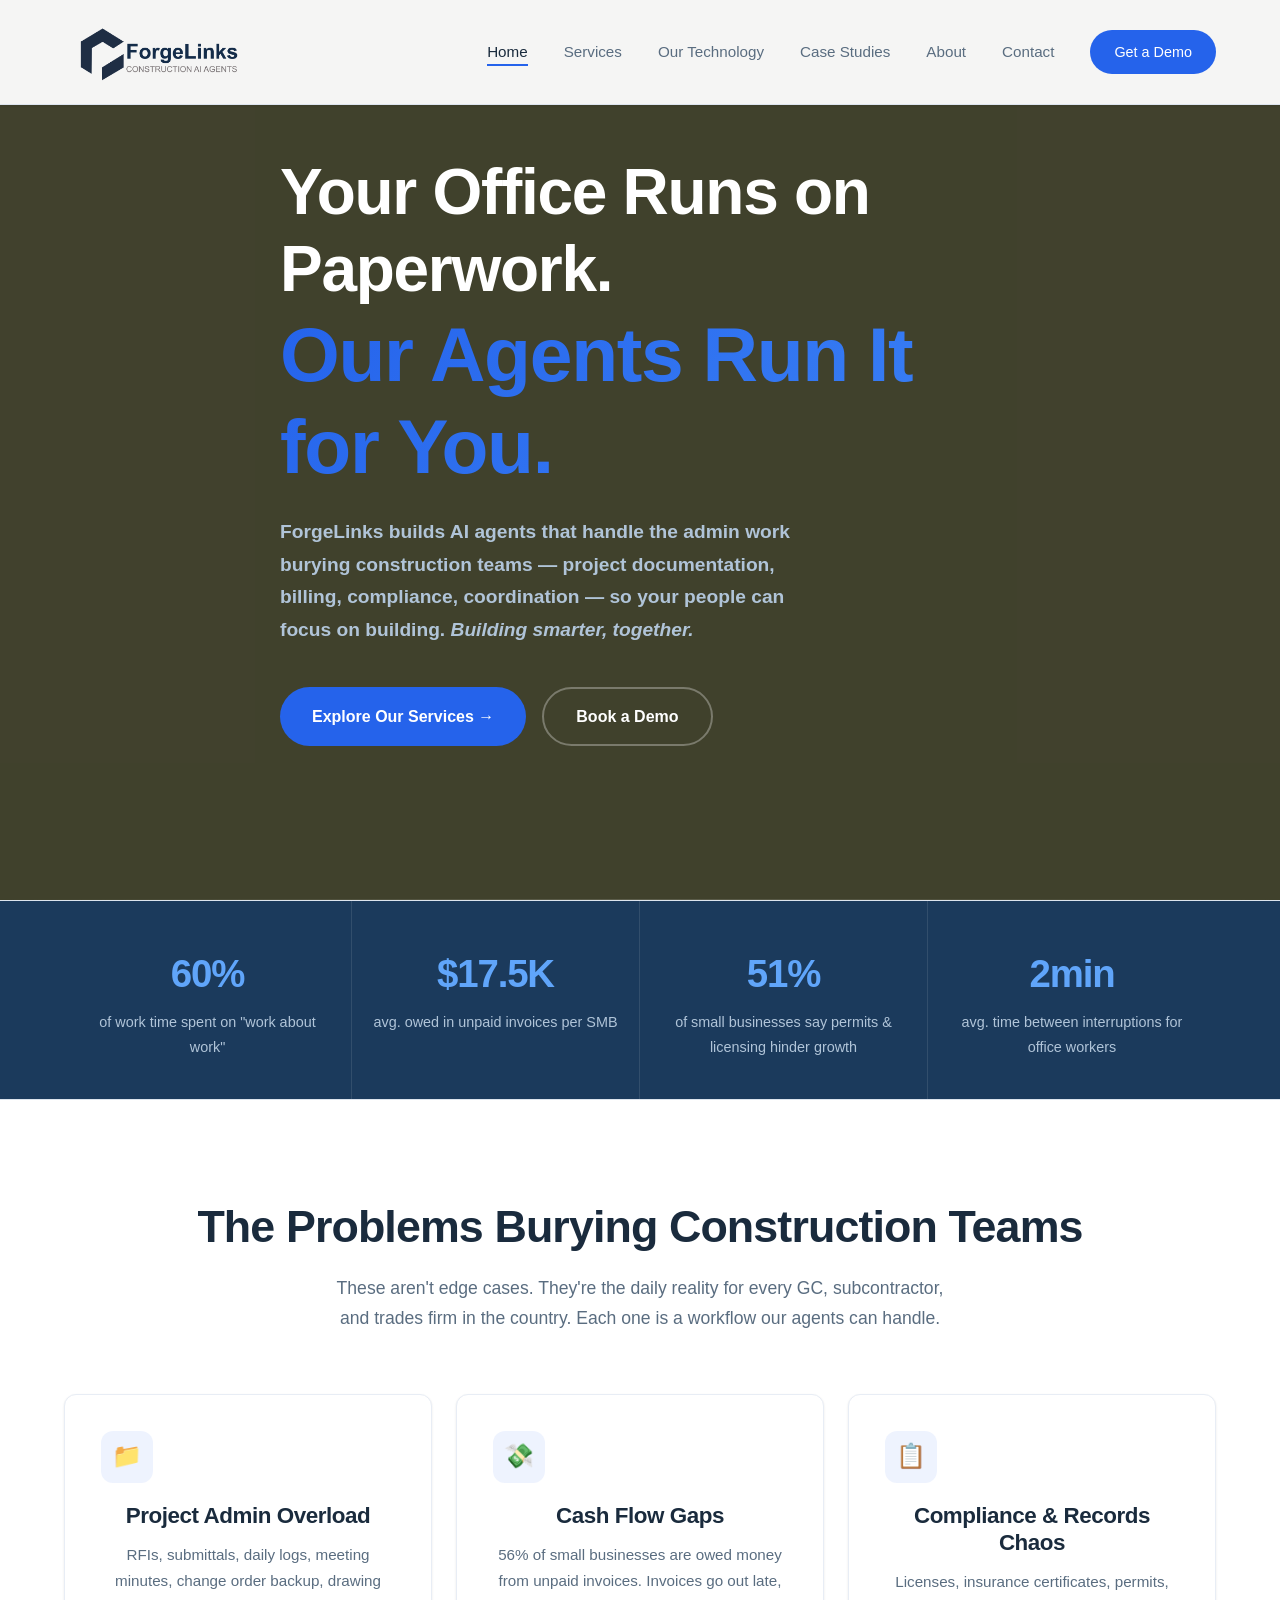
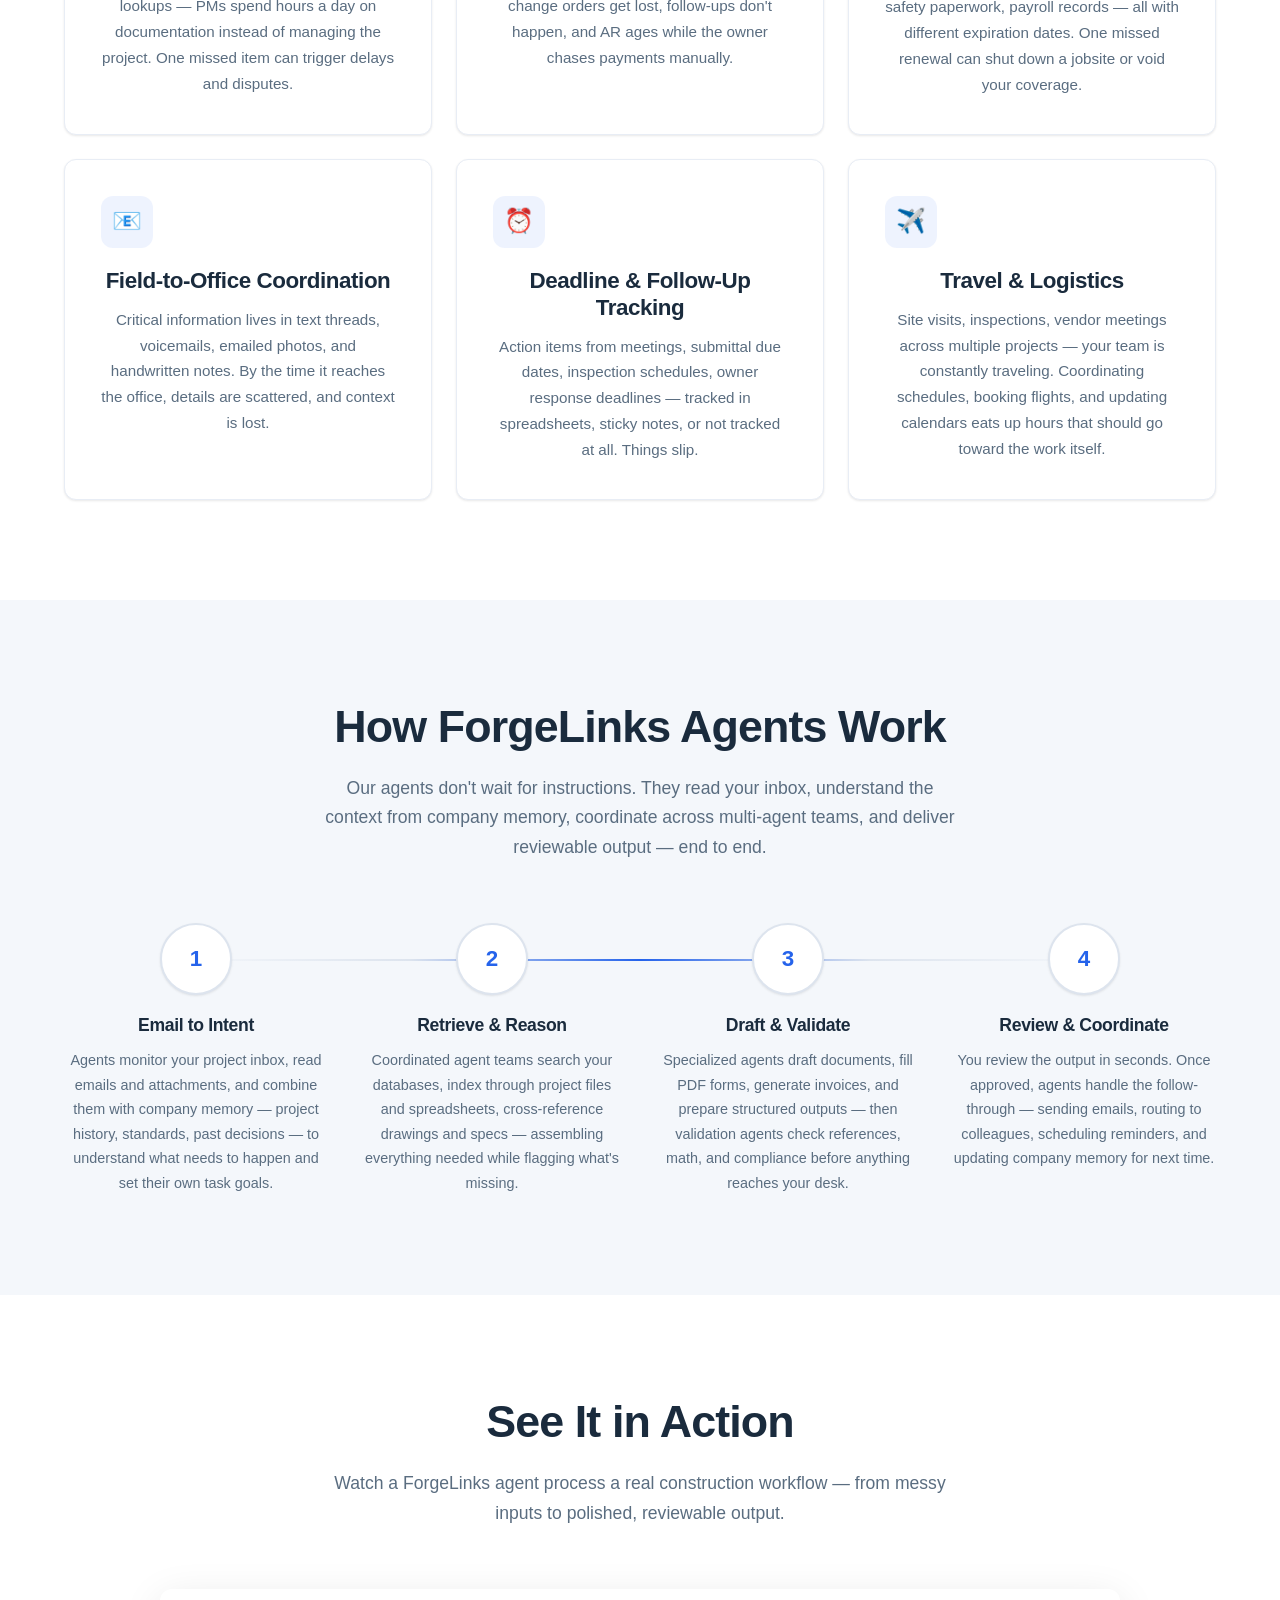
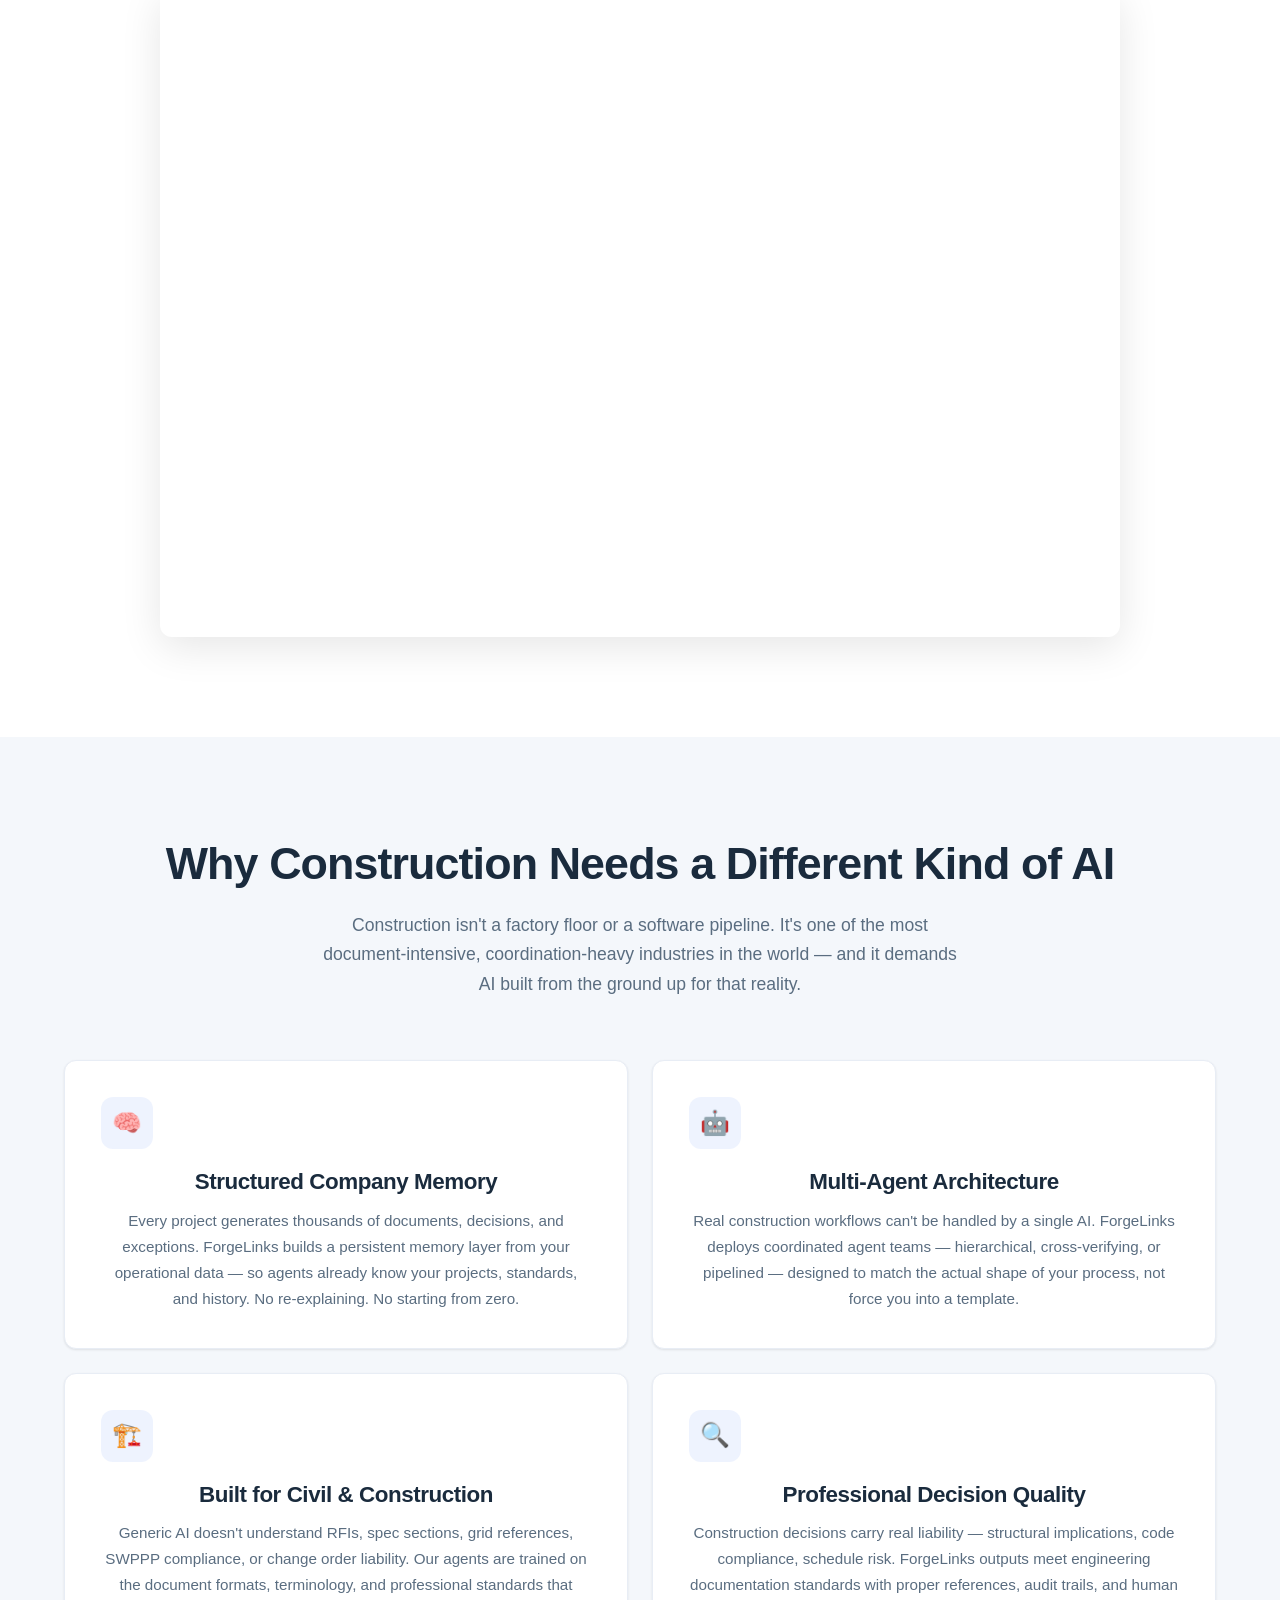
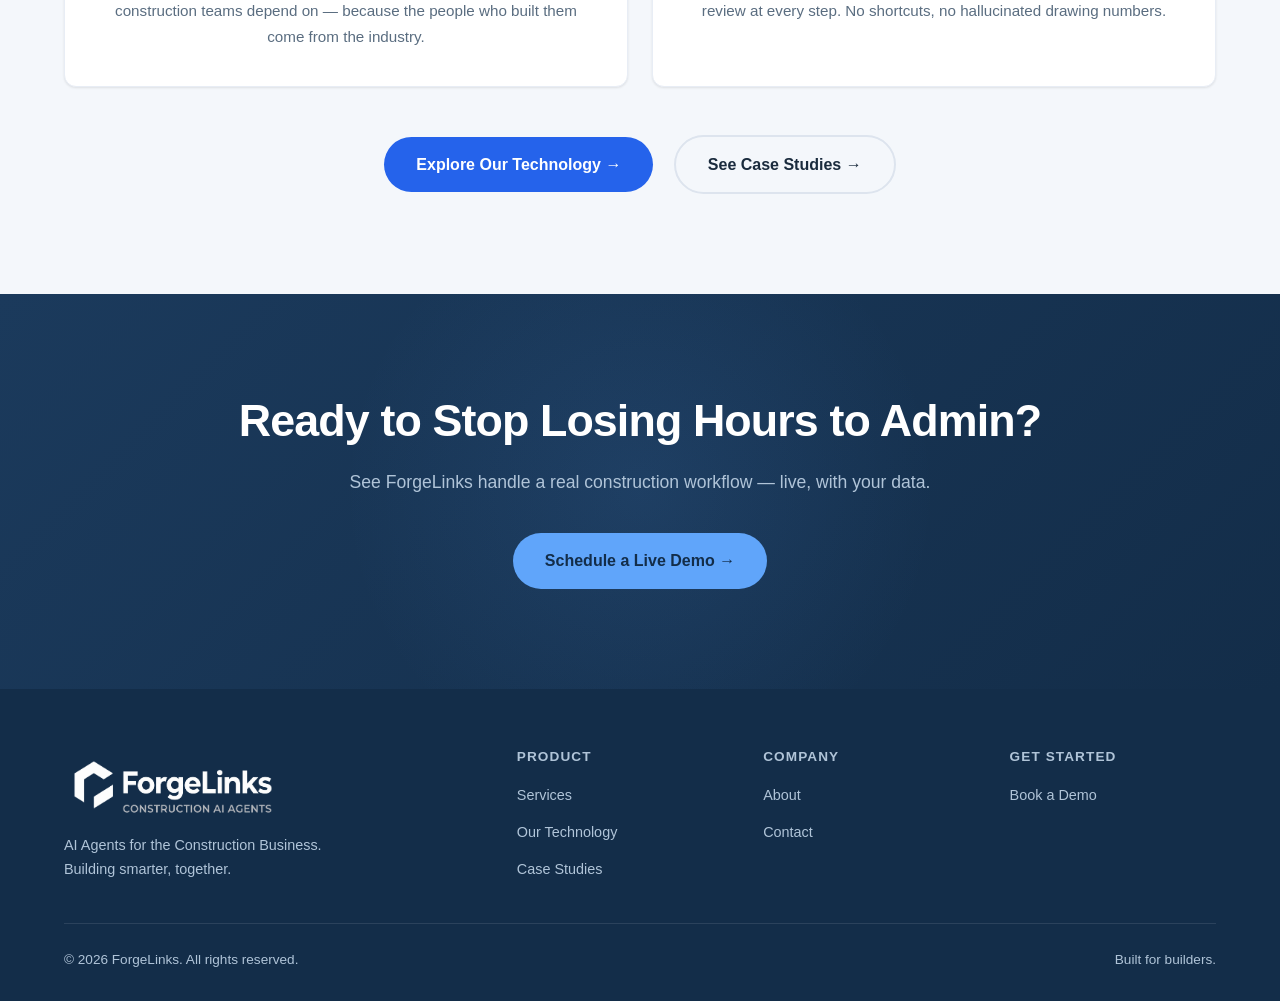
<file: index.html>
<!DOCTYPE html>
<html lang="en">
<head>
  <meta charset="UTF-8">
  <meta name="viewport" content="width=device-width, initial-scale=1.0">
  <title>ForgeLinks — AI Agents for the Construction Business</title>
  <meta name="description" content="ForgeLinks builds AI agents for the construction business. Building smarter, together.">
  <link rel="stylesheet" href="css/style.css">
  <link rel="icon" type="image/jpeg" href="images/logos/icon_browserTab.jpg">
</head>
<body>

  <!-- Navigation -->
  <nav class="navbar" id="navbar">
    <div class="container">
      <a href="index.html" class="logo"><img src="images/logos/logo_top_transparent.png" alt="ForgeLinks"></a>
      <ul class="nav-links" id="navLinks">
        <li><a href="index.html" class="active">Home</a></li>
        <li><a href="services.html">Services</a></li>
        <li><a href="enterprise.html">Our Technology</a></li>
        <li><a href="case-studies.html">Case Studies</a></li>
        <li><a href="about.html">About</a></li>
        <li><a href="contact.html">Contact</a></li>
        <li><a href="contact.html" class="btn btn-primary" style="padding:10px 24px;font-size:0.9rem;">Get a Demo</a></li>
      </ul>
      <button class="hamburger" id="hamburger" aria-label="Menu">
        <span></span><span></span><span></span>
      </button>
    </div>
  </nav>

  <!-- Hero -->
  <section class="hero">
    <video class="hero-video-bg" autoplay muted loop playsinline>
      <source src="videos/background_00.mp4" type="video/mp4">
    </video>
    <div class="container">
      <div class="hero-content">
        <h1>
          Your Office Runs on Paperwork.
          <span class="line2">Our Agents Run It for You.</span>
        </h1>
        <p><strong>ForgeLinks builds AI agents that handle the admin work burying construction teams — project documentation, billing, compliance, coordination — so your people can focus on building. <em>Building smarter, together.</em></strong></p>
        <div class="hero-buttons">
          <a href="services.html" class="btn btn-primary">Explore Our Services &rarr;</a>
          <a href="contact.html" class="btn btn-outline">Book a Demo</a>
        </div>
      </div>
    </div>
  </section>

  <!-- Stats Bar -->
  <section class="stats-bar">
    <div class="container">
      <div class="stats-grid">
        <div class="stat-item fade-in">
          <div class="stat-number">60%</div>
          <div class="stat-label">of work time spent on "work about work"</div>
        </div>
        <div class="stat-item fade-in">
          <div class="stat-number">$17.5K</div>
          <div class="stat-label">avg. owed in unpaid invoices per SMB</div>
        </div>
        <div class="stat-item fade-in">
          <div class="stat-number">51%</div>
          <div class="stat-label">of small businesses say permits &amp; licensing hinder growth</div>
        </div>
        <div class="stat-item fade-in">
          <div class="stat-number">2min</div>
          <div class="stat-label">avg. time between interruptions for office workers</div>
        </div>
      </div>
    </div>
  </section>

  <!-- Industry Problems -->
  <section class="section">
    <div class="container text-center">
      <h2 class="fade-in">The Problems Burying Construction Teams</h2>
      <p class="section-subtitle fade-in">These aren't edge cases. They're the daily reality for every GC, subcontractor, and trades firm in the country. Each one is a workflow our agents can handle.</p>

      <div class="features-grid">
        <div class="feature-card fade-in">
          <div class="feature-icon">&#x1f4c1;</div>
          <h3>Project Admin Overload</h3>
          <p>RFIs, submittals, daily logs, meeting minutes, change order backup, drawing lookups — PMs spend hours a day on documentation instead of managing the project. One missed item can trigger delays and disputes.</p>
        </div>
        <div class="feature-card fade-in">
          <div class="feature-icon">&#x1f4b8;</div>
          <h3>Cash Flow Gaps</h3>
          <p>56% of small businesses are owed money from unpaid invoices. Invoices go out late, change orders get lost, follow-ups don't happen, and AR ages while the owner chases payments manually.</p>
        </div>
        <div class="feature-card fade-in">
          <div class="feature-icon">&#x1f4cb;</div>
          <h3>Compliance &amp; Records Chaos</h3>
          <p>Licenses, insurance certificates, permits, safety paperwork, payroll records — all with different expiration dates. One missed renewal can shut down a jobsite or void your coverage.</p>
        </div>
        <div class="feature-card fade-in">
          <div class="feature-icon">&#x1f4e7;</div>
          <h3>Field-to-Office Coordination</h3>
          <p>Critical information lives in text threads, voicemails, emailed photos, and handwritten notes. By the time it reaches the office, details are scattered, and context is lost.</p>
        </div>
        <div class="feature-card fade-in">
          <div class="feature-icon">&#x23f0;</div>
          <h3>Deadline &amp; Follow-Up Tracking</h3>
          <p>Action items from meetings, submittal due dates, inspection schedules, owner response deadlines — tracked in spreadsheets, sticky notes, or not tracked at all. Things slip.</p>
        </div>
        <div class="feature-card fade-in">
          <div class="feature-icon">&#x2708;&#xfe0f;</div>
          <h3>Travel &amp; Logistics</h3>
          <p>Site visits, inspections, vendor meetings across multiple projects — your team is constantly traveling. Coordinating schedules, booking flights, and updating calendars eats up hours that should go toward the work itself.</p>
        </div>
      </div>
    </div>
  </section>

  <!-- How It Works -->
  <section class="section" style="background: var(--bg-light);">
    <div class="container text-center">
      <h2 class="fade-in">How ForgeLinks Agents Work</h2>
      <p class="section-subtitle fade-in">Our agents don't wait for instructions. They read your inbox, understand the context from company memory, coordinate across multi-agent teams, and deliver reviewable output — end to end.</p>

      <div class="steps-grid">
        <div class="step fade-in">
          <div class="step-number">1</div>
          <h3>Email to Intent</h3>
          <p>Agents monitor your project inbox, read emails and attachments, and combine them with company memory — project history, standards, past decisions — to understand what needs to happen and set their own task goals.</p>
        </div>
        <div class="step fade-in">
          <div class="step-number">2</div>
          <h3>Retrieve &amp; Reason</h3>
          <p>Coordinated agent teams search your databases, index through project files and spreadsheets, cross-reference drawings and specs — assembling everything needed while flagging what's missing.</p>
        </div>
        <div class="step fade-in">
          <div class="step-number">3</div>
          <h3>Draft &amp; Validate</h3>
          <p>Specialized agents draft documents, fill PDF forms, generate invoices, and prepare structured outputs — then validation agents check references, math, and compliance before anything reaches your desk.</p>
        </div>
        <div class="step fade-in">
          <div class="step-number">4</div>
          <h3>Review &amp; Coordinate</h3>
          <p>You review the output in seconds. Once approved, agents handle the follow-through — sending emails, routing to colleagues, scheduling reminders, and updating company memory for next time.</p>
        </div>
      </div>
    </div>
  </section>

  <!-- Demo Video -->
  <section class="section">
    <div class="container text-center">
      <h2 class="fade-in">See It in Action</h2>
      <p class="section-subtitle fade-in">Watch a ForgeLinks agent process a real construction workflow — from messy inputs to polished, reviewable output.</p>
      <div class="youtube-wrapper fade-in" style="max-width: 960px; margin: 0 auto;">
        <iframe src="https://www.youtube.com/embed/IYqRL6ZhfDI" title="ForgeLinks — AI Agents for Construction (Full Demo)" allow="accelerometer; autoplay; clipboard-write; encrypted-media; gyroscope; picture-in-picture" allowfullscreen></iframe>
      </div>
    </div>
  </section>

  <!-- Why ForgeLinks -->
  <section class="section" style="background: var(--bg-light);">
    <div class="container text-center">
      <h2 class="fade-in">Why Construction Needs a Different Kind of AI</h2>
      <p class="section-subtitle fade-in">Construction isn't a factory floor or a software pipeline. It's one of the most document-intensive, coordination-heavy industries in the world — and it demands AI built from the ground up for that reality.</p>

      <div class="features-grid" style="grid-template-columns: repeat(2, 1fr);">
        <div class="feature-card fade-in">
          <div class="feature-icon">&#x1f9e0;</div>
          <h3>Structured Company Memory</h3>
          <p>Every project generates thousands of documents, decisions, and exceptions. ForgeLinks builds a persistent memory layer from your operational data — so agents already know your projects, standards, and history. No re-explaining. No starting from zero.</p>
        </div>
        <div class="feature-card fade-in">
          <div class="feature-icon">&#x1f916;</div>
          <h3>Multi-Agent Architecture</h3>
          <p>Real construction workflows can't be handled by a single AI. ForgeLinks deploys coordinated agent teams — hierarchical, cross-verifying, or pipelined — designed to match the actual shape of your process, not force you into a template.</p>
        </div>
        <div class="feature-card fade-in">
          <div class="feature-icon">&#x1f3d7;&#xfe0f;</div>
          <h3>Built for Civil &amp; Construction</h3>
          <p>Generic AI doesn't understand RFIs, spec sections, grid references, SWPPP compliance, or change order liability. Our agents are trained on the document formats, terminology, and professional standards that construction teams depend on — because the people who built them come from the industry.</p>
        </div>
        <div class="feature-card fade-in">
          <div class="feature-icon">&#x1f50d;</div>
          <h3>Professional Decision Quality</h3>
          <p>Construction decisions carry real liability — structural implications, code compliance, schedule risk. ForgeLinks outputs meet engineering documentation standards with proper references, audit trails, and human review at every step. No shortcuts, no hallucinated drawing numbers.</p>
        </div>
      </div>

      <div style="margin-top: 48px;">
        <a href="enterprise.html" class="btn btn-primary fade-in">Explore Our Technology &rarr;</a>
        <a href="case-studies.html" class="btn btn-outline fade-in" style="margin-left: 16px;">See Case Studies &rarr;</a>
      </div>
    </div>
  </section>

  <!-- CTA -->
  <section class="section cta-section">
    <div class="container">
      <h2 class="fade-in">Ready to Stop Losing Hours to Admin?</h2>
      <p class="fade-in">See ForgeLinks handle a real construction workflow — live, with your data.</p>
      <a href="contact.html" class="btn btn-primary fade-in">Schedule a Live Demo &rarr;</a>
    </div>
  </section>

  <!-- Footer -->
  <footer class="footer">
    <div class="container">
      <div class="footer-grid">
        <div class="footer-brand">
          <div class="logo"><img src="images/logos/logo_bottom_transparent.png" alt="ForgeLinks"></div>
          <p>AI Agents for the Construction Business. Building smarter, together.</p>
        </div>
        <div class="footer-col">
          <h4>Product</h4>
          <ul>
            <li><a href="services.html">Services</a></li>
            <li><a href="enterprise.html">Our Technology</a></li>
            <li><a href="case-studies.html">Case Studies</a></li>
          </ul>
        </div>
        <div class="footer-col">
          <h4>Company</h4>
          <ul>
            <li><a href="about.html">About</a></li>
            <li><a href="contact.html">Contact</a></li>
          </ul>
        </div>
        <div class="footer-col">
          <h4>Get Started</h4>
          <ul>
            <li><a href="contact.html">Book a Demo</a></li>
          </ul>
        </div>
      </div>
      <div class="footer-bottom">
        <span>&copy; 2026 ForgeLinks. All rights reserved.</span>
        <span>Built for builders.</span>
      </div>
    </div>
  </footer>

  <script src="js/main.js"></script>
</body>
</html>
</file>
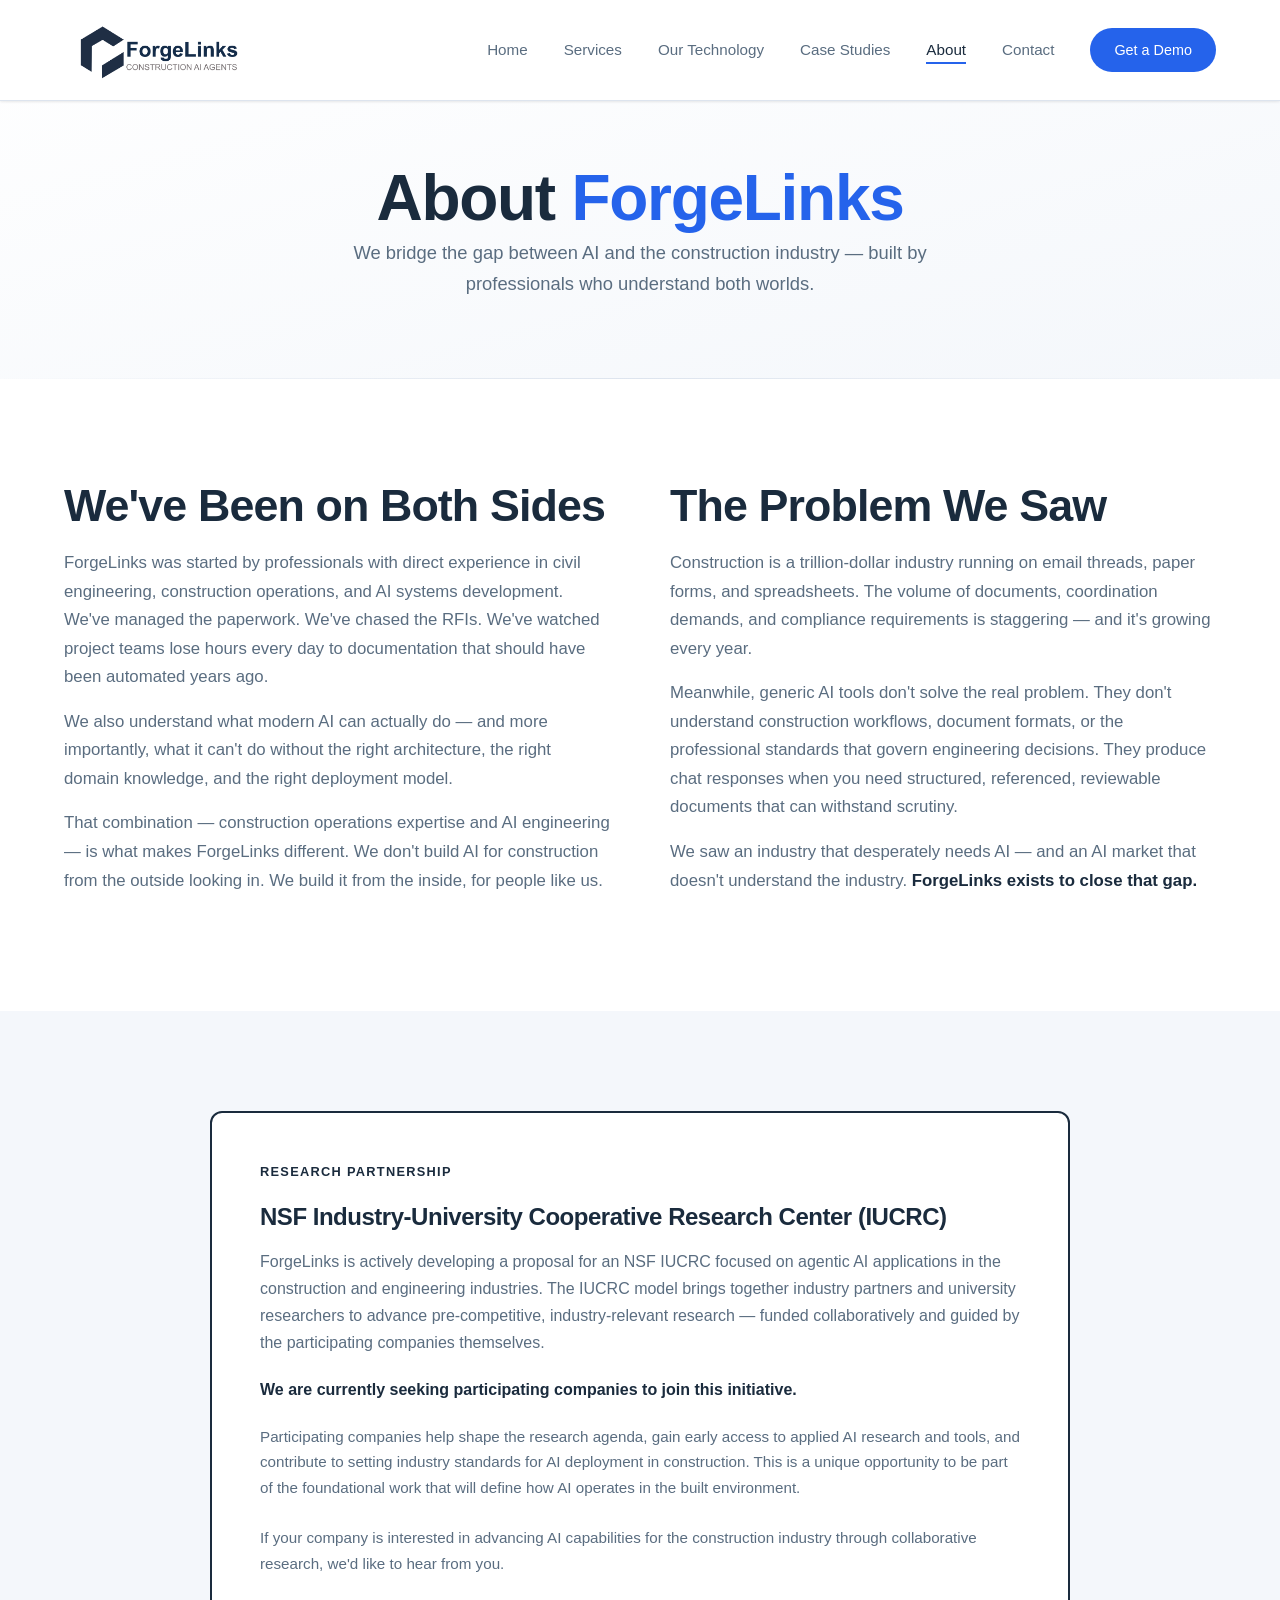
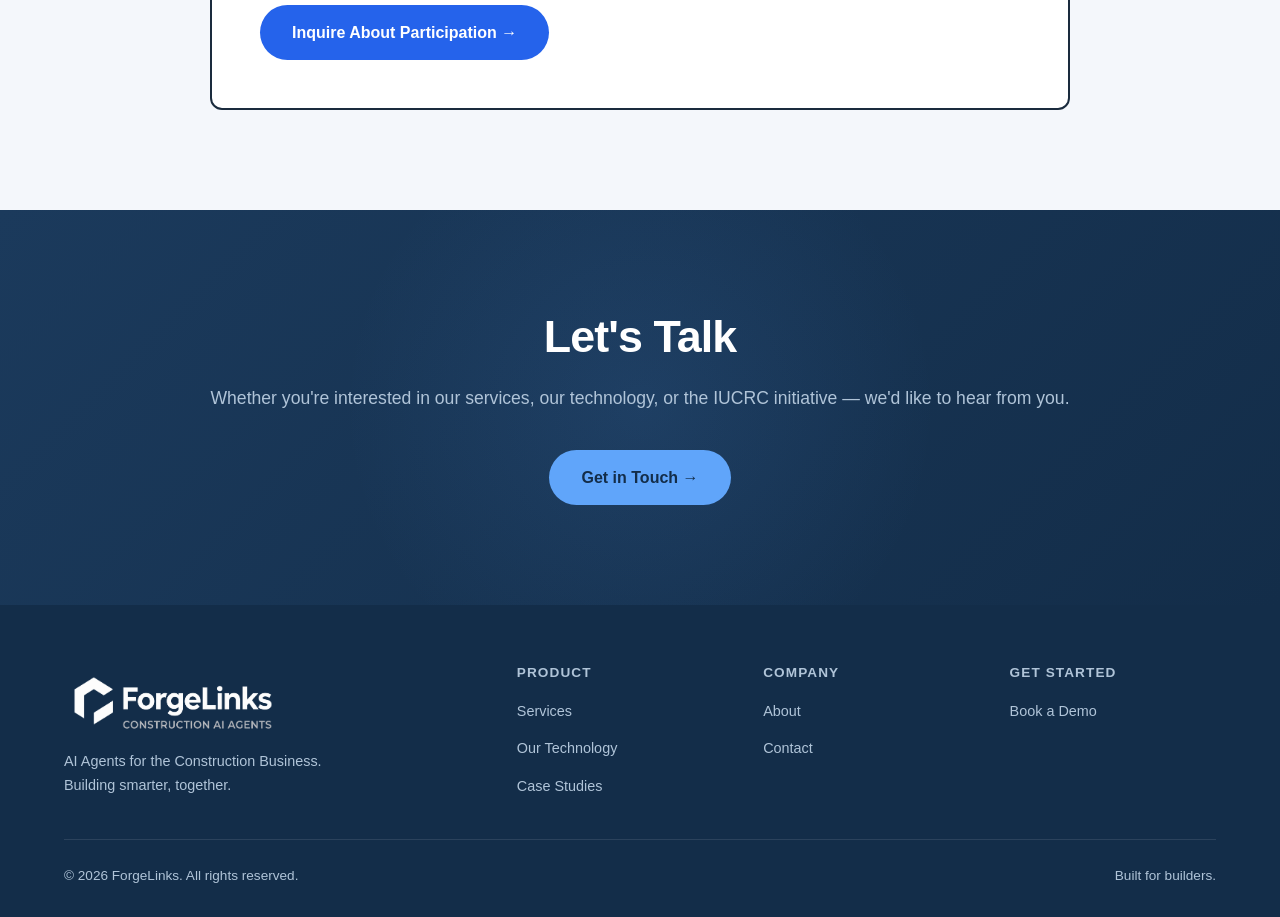
<file: about.html>
<!DOCTYPE html>
<html lang="en">
<head>
  <meta charset="UTF-8">
  <meta name="viewport" content="width=device-width, initial-scale=1.0">
  <title>About — ForgeLinks</title>
  <meta name="description" content="ForgeLinks bridges AI and construction — built by professionals who understand both worlds.">
  <link rel="stylesheet" href="css/style.css">
  <link rel="icon" type="image/jpeg" href="images/logos/icon_browserTab.jpg">
</head>
<body>

  <!-- Navigation -->
  <nav class="navbar scrolled" id="navbar">
    <div class="container">
      <a href="index.html" class="logo"><img src="images/logos/logo_top_transparent.png" alt="ForgeLinks"></a>
      <ul class="nav-links" id="navLinks">
        <li><a href="index.html">Home</a></li>
        <li><a href="services.html">Services</a></li>
        <li><a href="enterprise.html">Our Technology</a></li>
        <li><a href="case-studies.html">Case Studies</a></li>
        <li><a href="about.html" class="active">About</a></li>
        <li><a href="contact.html">Contact</a></li>
        <li><a href="contact.html" class="btn btn-primary" style="padding:10px 24px;font-size:0.9rem;">Get a Demo</a></li>
      </ul>
      <button class="hamburger" id="hamburger" aria-label="Menu">
        <span></span><span></span><span></span>
      </button>
    </div>
  </nav>

  <!-- Page Header -->
  <header class="page-header">
    <div class="container">
      <h1 class="fade-in">About <span class="text-accent">ForgeLinks</span></h1>
      <p class="fade-in">We bridge the gap between AI and the construction industry — built by professionals who understand both worlds.</p>
    </div>
  </header>

  <!-- Who We Are -->
  <section class="section">
    <div class="container">
      <div class="about-grid fade-in">
        <div class="about-text">
          <h2>We've Been on Both Sides</h2>
          <p>ForgeLinks was started by professionals with direct experience in civil engineering, construction operations, and AI systems development. We've managed the paperwork. We've chased the RFIs. We've watched project teams lose hours every day to documentation that should have been automated years ago.</p>
          <p>We also understand what modern AI can actually do — and more importantly, what it can't do without the right architecture, the right domain knowledge, and the right deployment model.</p>
          <p>That combination — construction operations expertise and AI engineering — is what makes ForgeLinks different. We don't build AI for construction from the outside looking in. We build it from the inside, for people like us.</p>
        </div>
        <div class="about-text">
          <h2>The Problem We Saw</h2>
          <p>Construction is a trillion-dollar industry running on email threads, paper forms, and spreadsheets. The volume of documents, coordination demands, and compliance requirements is staggering — and it's growing every year.</p>
          <p>Meanwhile, generic AI tools don't solve the real problem. They don't understand construction workflows, document formats, or the professional standards that govern engineering decisions. They produce chat responses when you need structured, referenced, reviewable documents that can withstand scrutiny.</p>
          <p>We saw an industry that desperately needs AI — and an AI market that doesn't understand the industry. <strong style="color: var(--text-primary);">ForgeLinks exists to close that gap.</strong></p>
        </div>
      </div>
    </div>
  </section>

  <!-- NSF IUCRC Partnership -->
  <section class="section" style="background: var(--bg-light);">
    <div class="container">
      <div class="fade-in" style="max-width: 860px; margin: 0 auto; padding: 48px; background: var(--bg-card); border: 2px solid var(--text-primary); border-radius: var(--radius);">
        <p style="font-size: 0.8rem; font-weight: 700; letter-spacing: 0.1em; text-transform: uppercase; color: var(--text-primary); margin-bottom: 20px;">Research Partnership</p>
        <h2 style="font-size: 1.5rem; color: var(--text-primary); margin-bottom: 16px;">NSF Industry-University Cooperative Research Center (IUCRC)</h2>
        <p style="font-size: 1rem; color: var(--text-secondary); margin-bottom: 20px;">ForgeLinks is actively developing a proposal for an NSF IUCRC focused on agentic AI applications in the construction and engineering industries. The IUCRC model brings together industry partners and university researchers to advance pre-competitive, industry-relevant research — funded collaboratively and guided by the participating companies themselves.</p>
        <p style="font-size: 1rem; color: var(--text-primary); font-weight: 600; margin-bottom: 20px;">We are currently seeking participating companies to join this initiative.</p>
        <p style="font-size: 0.95rem; color: var(--text-secondary); margin-bottom: 24px;">Participating companies help shape the research agenda, gain early access to applied AI research and tools, and contribute to setting industry standards for AI deployment in construction. This is a unique opportunity to be part of the foundational work that will define how AI operates in the built environment.</p>
        <p style="font-size: 0.95rem; color: var(--text-secondary); margin-bottom: 28px;">If your company is interested in advancing AI capabilities for the construction industry through collaborative research, we'd like to hear from you.</p>
        <a href="contact.html" class="btn btn-primary">Inquire About Participation &rarr;</a>
      </div>
    </div>
  </section>

  <!-- CTA -->
  <section class="section cta-section">
    <div class="container">
      <h2 class="fade-in">Let's Talk</h2>
      <p class="fade-in">Whether you're interested in our services, our technology, or the IUCRC initiative — we'd like to hear from you.</p>
      <a href="contact.html" class="btn btn-primary fade-in">Get in Touch &rarr;</a>
    </div>
  </section>

  <!-- Footer -->
  <footer class="footer">
    <div class="container">
      <div class="footer-grid">
        <div class="footer-brand">
          <div class="logo"><img src="images/logos/logo_bottom_transparent.png" alt="ForgeLinks"></div>
          <p>AI Agents for the Construction Business. Building smarter, together.</p>
        </div>
        <div class="footer-col">
          <h4>Product</h4>
          <ul>
            <li><a href="services.html">Services</a></li>
            <li><a href="enterprise.html">Our Technology</a></li>
            <li><a href="case-studies.html">Case Studies</a></li>
          </ul>
        </div>
        <div class="footer-col">
          <h4>Company</h4>
          <ul>
            <li><a href="about.html">About</a></li>
            <li><a href="contact.html">Contact</a></li>
          </ul>
        </div>
        <div class="footer-col">
          <h4>Get Started</h4>
          <ul>
            <li><a href="contact.html">Book a Demo</a></li>
          </ul>
        </div>
      </div>
      <div class="footer-bottom">
        <span>&copy; 2026 ForgeLinks. All rights reserved.</span>
        <span>Built for builders.</span>
      </div>
    </div>
  </footer>

  <script src="js/main.js"></script>
</body>
</html>
</file>
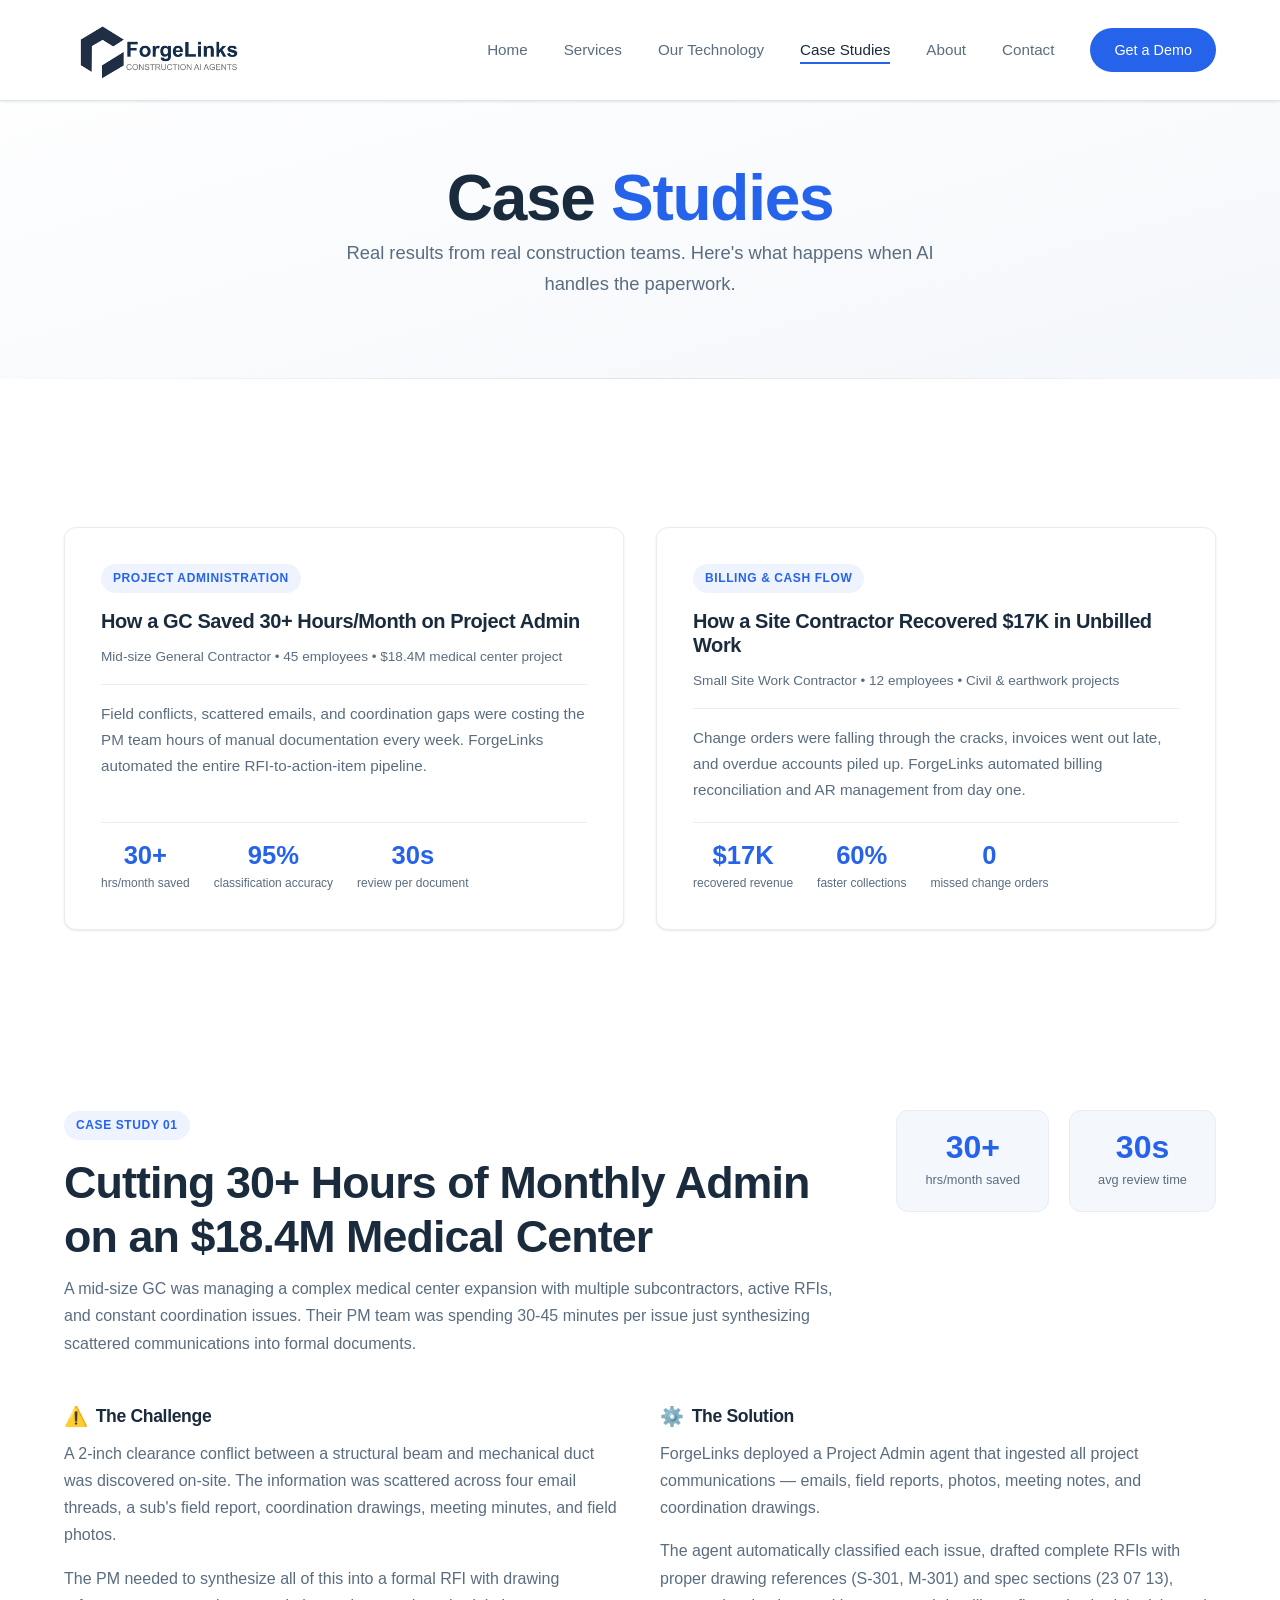
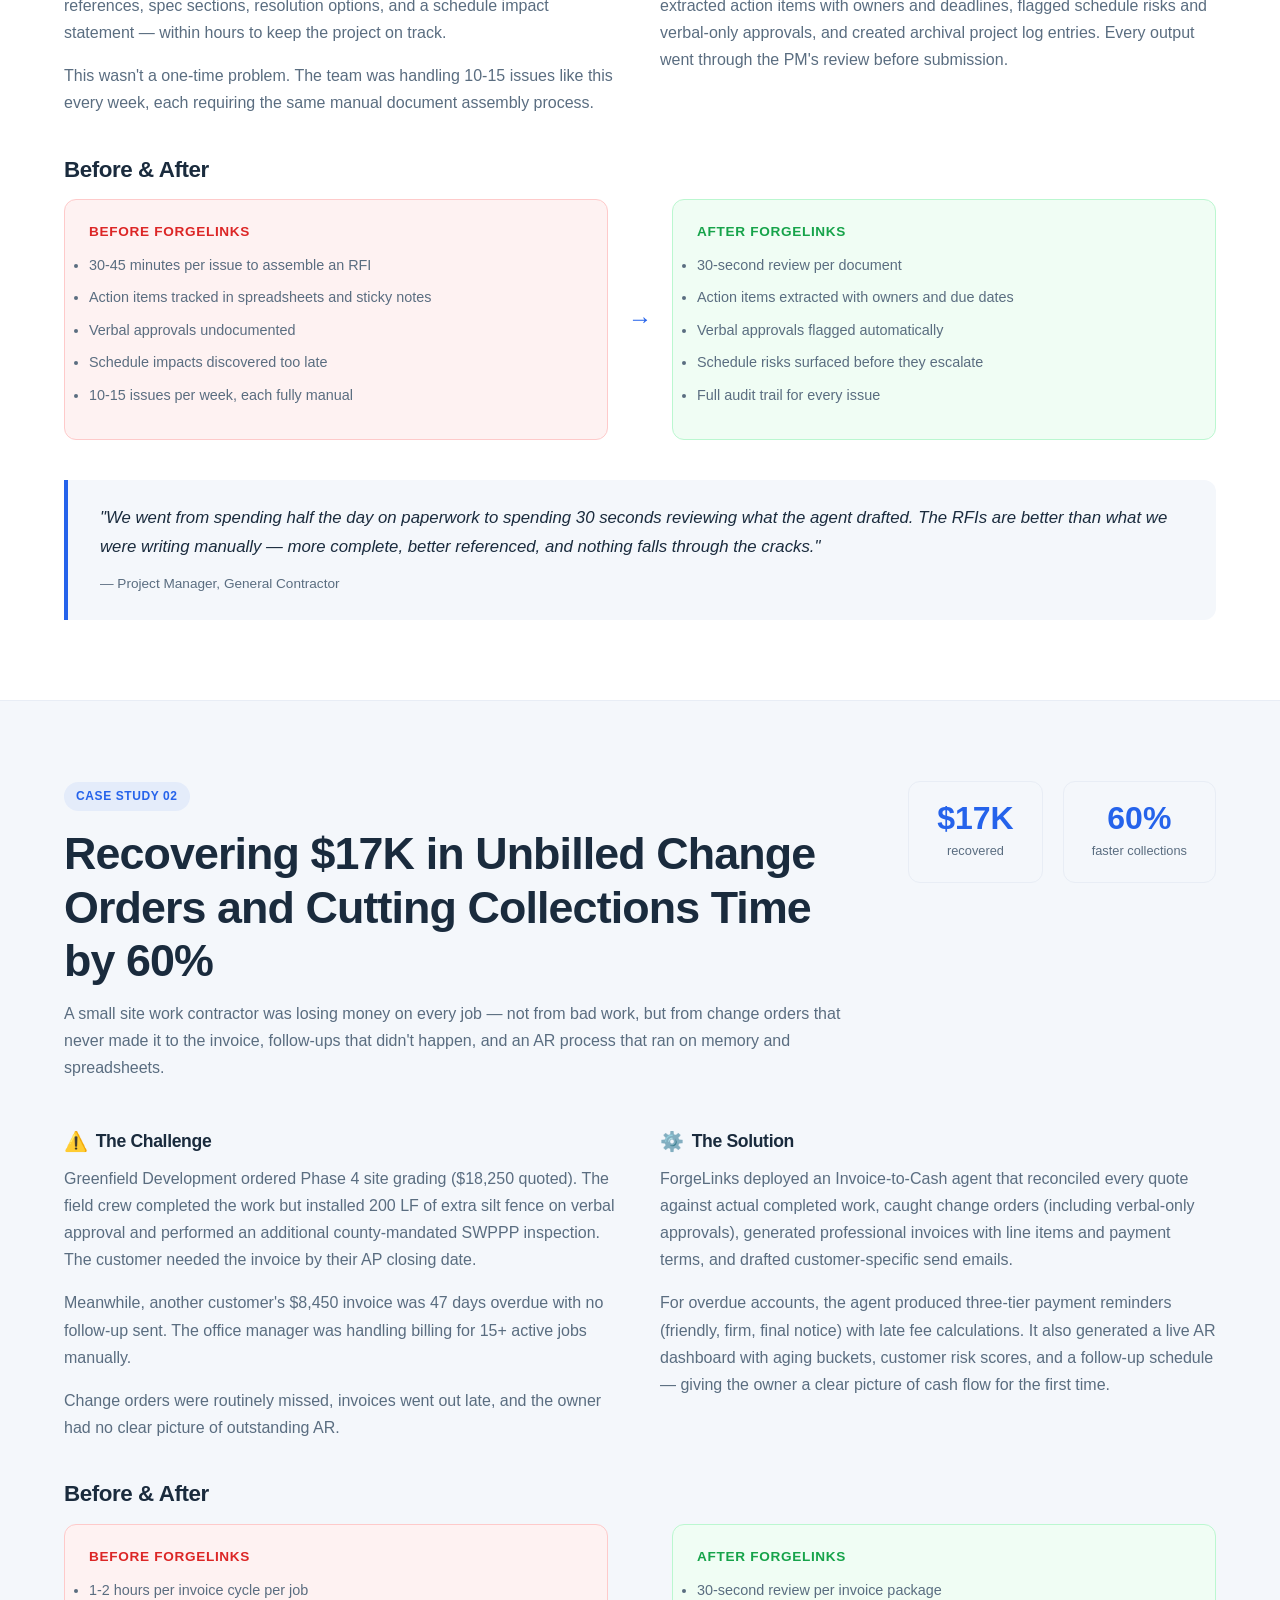
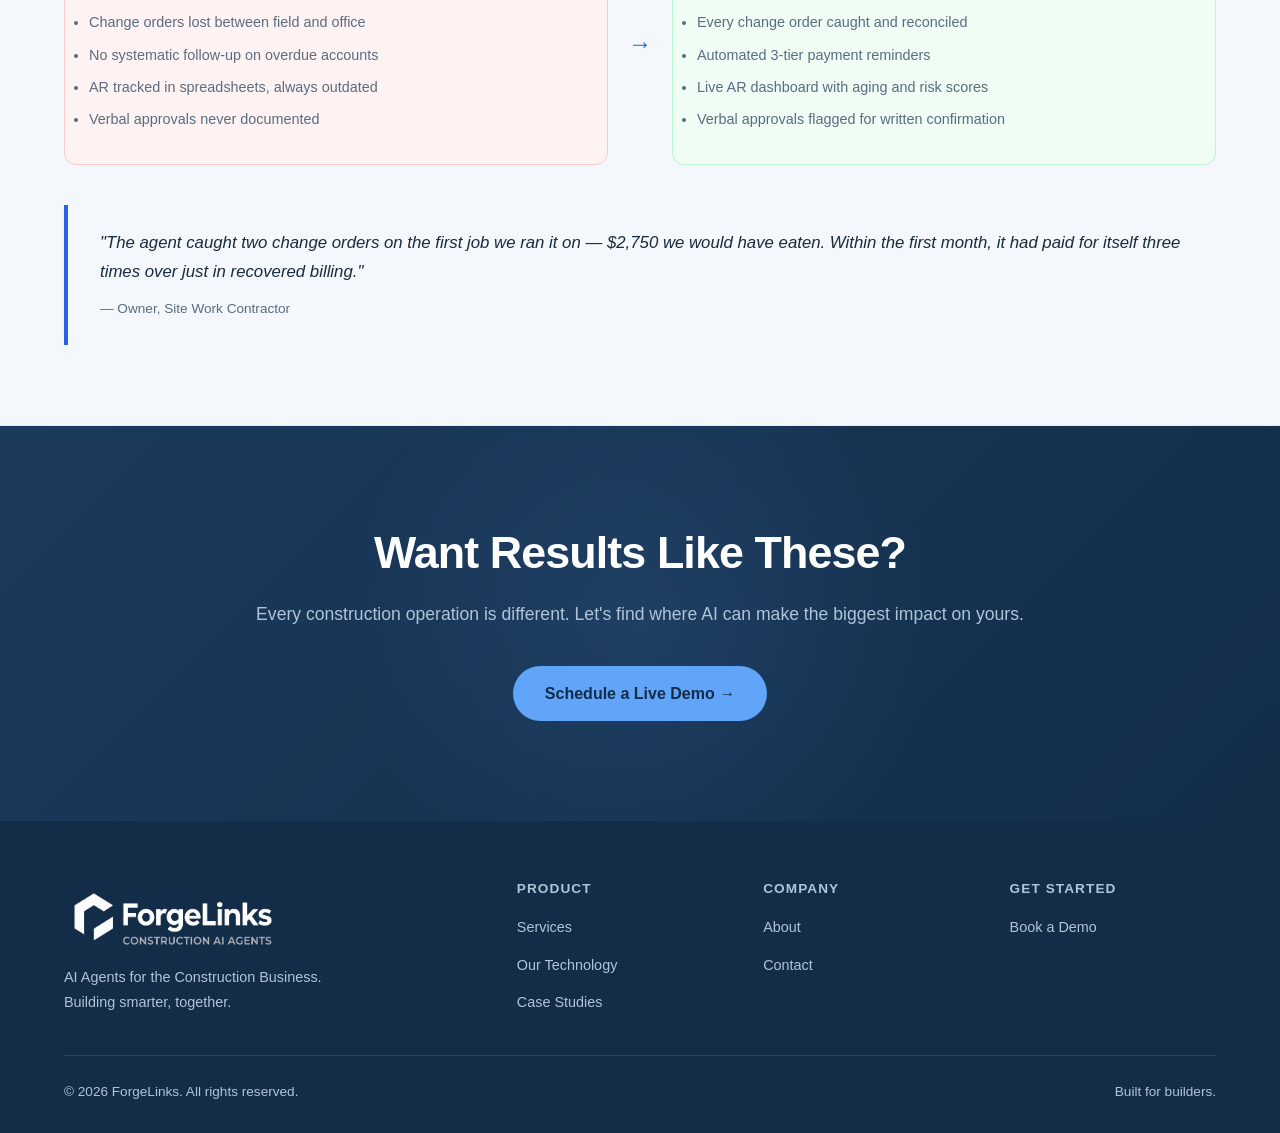
<file: case-studies.html>
<!DOCTYPE html>
<html lang="en">
<head>
  <meta charset="UTF-8">
  <meta name="viewport" content="width=device-width, initial-scale=1.0">
  <title>Case Studies — ForgeLinks</title>
  <meta name="description" content="Real results from real construction teams. See how ForgeLinks AI agents save hours, recover revenue, and eliminate documentation gaps.">
  <link rel="stylesheet" href="css/style.css">
  <link rel="icon" type="image/jpeg" href="images/logos/icon_browserTab.jpg">
</head>
<body>

  <!-- Navigation -->
  <nav class="navbar scrolled" id="navbar">
    <div class="container">
      <a href="index.html" class="logo"><img src="images/logos/logo_top_transparent.png" alt="ForgeLinks"></a>
      <ul class="nav-links" id="navLinks">
        <li><a href="index.html">Home</a></li>
        <li><a href="services.html">Services</a></li>
        <li><a href="enterprise.html">Our Technology</a></li>
        <li><a href="case-studies.html" class="active">Case Studies</a></li>
        <li><a href="about.html">About</a></li>
        <li><a href="contact.html">Contact</a></li>
        <li><a href="contact.html" class="btn btn-primary" style="padding:10px 24px;font-size:0.9rem;">Get a Demo</a></li>
      </ul>
      <button class="hamburger" id="hamburger" aria-label="Menu">
        <span></span><span></span><span></span>
      </button>
    </div>
  </nav>

  <!-- Page Header -->
  <header class="page-header">
    <div class="container">
      <h1 class="fade-in">Case <span class="text-accent">Studies</span></h1>
      <p class="fade-in">Real results from real construction teams. Here's what happens when AI handles the paperwork.</p>
    </div>
  </header>

  <!-- Overview Cards -->
  <section class="section">
    <div class="container">
      <div class="case-study-cards fade-in">
        <a href="#case-1" class="case-card" style="text-decoration:none; color:inherit;">
          <span class="case-card-tag">Project Administration</span>
          <h3>How a GC Saved 30+ Hours/Month on Project Admin</h3>
          <p class="case-meta">Mid-size General Contractor &bull; 45 employees &bull; $18.4M medical center project</p>
          <p class="case-summary">Field conflicts, scattered emails, and coordination gaps were costing the PM team hours of manual documentation every week. ForgeLinks automated the entire RFI-to-action-item pipeline.</p>
          <div class="case-metric">
            <div class="case-metric-item">
              <div class="number">30+</div>
              <div class="label">hrs/month saved</div>
            </div>
            <div class="case-metric-item">
              <div class="number">95%</div>
              <div class="label">classification accuracy</div>
            </div>
            <div class="case-metric-item">
              <div class="number">30s</div>
              <div class="label">review per document</div>
            </div>
          </div>
        </a>
        <a href="#case-2" class="case-card" style="text-decoration:none; color:inherit;">
          <span class="case-card-tag">Billing &amp; Cash Flow</span>
          <h3>How a Site Contractor Recovered $17K in Unbilled Work</h3>
          <p class="case-meta">Small Site Work Contractor &bull; 12 employees &bull; Civil &amp; earthwork projects</p>
          <p class="case-summary">Change orders were falling through the cracks, invoices went out late, and overdue accounts piled up. ForgeLinks automated billing reconciliation and AR management from day one.</p>
          <div class="case-metric">
            <div class="case-metric-item">
              <div class="number">$17K</div>
              <div class="label">recovered revenue</div>
            </div>
            <div class="case-metric-item">
              <div class="number">60%</div>
              <div class="label">faster collections</div>
            </div>
            <div class="case-metric-item">
              <div class="number">0</div>
              <div class="label">missed change orders</div>
            </div>
          </div>
        </a>
      </div>
    </div>
  </section>

  <!-- Case Study 1: Project Admin -->
  <section class="case-detail" id="case-1">
    <div class="container">
      <div class="case-header fade-in">
        <div class="case-header-text">
          <span class="case-card-tag">Case Study 01</span>
          <h2>Cutting 30+ Hours of Monthly Admin on an $18.4M Medical Center</h2>
          <p>A mid-size GC was managing a complex medical center expansion with multiple subcontractors, active RFIs, and constant coordination issues. Their PM team was spending 30-45 minutes per issue just synthesizing scattered communications into formal documents.</p>
        </div>
        <div class="case-header-metrics">
          <div class="metric-box">
            <div class="number">30+</div>
            <div class="label">hrs/month saved</div>
          </div>
          <div class="metric-box">
            <div class="number">30s</div>
            <div class="label">avg review time</div>
          </div>
        </div>
      </div>

      <!-- Challenge & Solution -->
      <div class="case-grid fade-in">
        <div class="case-block">
          <h3><span class="icon">&#x26a0;&#xfe0f;</span> The Challenge</h3>
          <p style="margin-bottom: 16px;">A 2-inch clearance conflict between a structural beam and mechanical duct was discovered on-site. The information was scattered across four email threads, a sub's field report, coordination drawings, meeting minutes, and field photos.</p>
          <p style="margin-bottom: 16px;">The PM needed to synthesize all of this into a formal RFI with drawing references, spec sections, resolution options, and a schedule impact statement — within hours to keep the project on track.</p>
          <p>This wasn't a one-time problem. The team was handling 10-15 issues like this every week, each requiring the same manual document assembly process.</p>
        </div>
        <div class="case-block">
          <h3><span class="icon">&#x2699;&#xfe0f;</span> The Solution</h3>
          <p style="margin-bottom: 16px;">ForgeLinks deployed a Project Admin agent that ingested all project communications — emails, field reports, photos, meeting notes, and coordination drawings.</p>
          <p>The agent automatically classified each issue, drafted complete RFIs with proper drawing references (S-301, M-301) and spec sections (23 07 13), extracted action items with owners and deadlines, flagged schedule risks and verbal-only approvals, and created archival project log entries. Every output went through the PM's review before submission.</p>
        </div>
      </div>

      <!-- Before / After -->
      <div class="fade-in" style="margin-top: 40px;">
        <h3 style="margin-bottom: 16px;">Before &amp; After</h3>
        <div class="before-after">
          <div class="before-col">
            <h4>Before ForgeLinks</h4>
            <ul>
              <li>30-45 minutes per issue to assemble an RFI</li>
              <li>Action items tracked in spreadsheets and sticky notes</li>
              <li>Verbal approvals undocumented</li>
              <li>Schedule impacts discovered too late</li>
              <li>10-15 issues per week, each fully manual</li>
            </ul>
          </div>
          <div class="ba-arrow">&rarr;</div>
          <div class="after-col">
            <h4>After ForgeLinks</h4>
            <ul>
              <li>30-second review per document</li>
              <li>Action items extracted with owners and due dates</li>
              <li>Verbal approvals flagged automatically</li>
              <li>Schedule risks surfaced before they escalate</li>
              <li>Full audit trail for every issue</li>
            </ul>
          </div>
        </div>
      </div>

      <!-- Quote -->
      <div class="case-quote fade-in">
        <p>"We went from spending half the day on paperwork to spending 30 seconds reviewing what the agent drafted. The RFIs are better than what we were writing manually — more complete, better referenced, and nothing falls through the cracks."</p>
        <span class="attribution">— Project Manager, General Contractor</span>
      </div>
    </div>
  </section>

  <!-- Case Study 2: Invoice-to-Cash -->
  <section class="case-detail" id="case-2" style="background: var(--bg-light);">
    <div class="container">
      <div class="case-header fade-in">
        <div class="case-header-text">
          <span class="case-card-tag">Case Study 02</span>
          <h2>Recovering $17K in Unbilled Change Orders and Cutting Collections Time by 60%</h2>
          <p>A small site work contractor was losing money on every job — not from bad work, but from change orders that never made it to the invoice, follow-ups that didn't happen, and an AR process that ran on memory and spreadsheets.</p>
        </div>
        <div class="case-header-metrics">
          <div class="metric-box">
            <div class="number">$17K</div>
            <div class="label">recovered</div>
          </div>
          <div class="metric-box">
            <div class="number">60%</div>
            <div class="label">faster collections</div>
          </div>
        </div>
      </div>

      <!-- Challenge & Solution -->
      <div class="case-grid fade-in">
        <div class="case-block">
          <h3><span class="icon">&#x26a0;&#xfe0f;</span> The Challenge</h3>
          <p style="margin-bottom: 16px;">Greenfield Development ordered Phase 4 site grading ($18,250 quoted). The field crew completed the work but installed 200 LF of extra silt fence on verbal approval and performed an additional county-mandated SWPPP inspection. The customer needed the invoice by their AP closing date.</p>
          <p style="margin-bottom: 16px;">Meanwhile, another customer's $8,450 invoice was 47 days overdue with no follow-up sent. The office manager was handling billing for 15+ active jobs manually.</p>
          <p>Change orders were routinely missed, invoices went out late, and the owner had no clear picture of outstanding AR.</p>
        </div>
        <div class="case-block">
          <h3><span class="icon">&#x2699;&#xfe0f;</span> The Solution</h3>
          <p style="margin-bottom: 16px;">ForgeLinks deployed an Invoice-to-Cash agent that reconciled every quote against actual completed work, caught change orders (including verbal-only approvals), generated professional invoices with line items and payment terms, and drafted customer-specific send emails.</p>
          <p>For overdue accounts, the agent produced three-tier payment reminders (friendly, firm, final notice) with late fee calculations. It also generated a live AR dashboard with aging buckets, customer risk scores, and a follow-up schedule — giving the owner a clear picture of cash flow for the first time.</p>
        </div>
      </div>

      <!-- Before / After -->
      <div class="fade-in" style="margin-top: 40px;">
        <h3 style="margin-bottom: 16px;">Before &amp; After</h3>
        <div class="before-after">
          <div class="before-col">
            <h4>Before ForgeLinks</h4>
            <ul>
              <li>1-2 hours per invoice cycle per job</li>
              <li>Change orders lost between field and office</li>
              <li>No systematic follow-up on overdue accounts</li>
              <li>AR tracked in spreadsheets, always outdated</li>
              <li>Verbal approvals never documented</li>
            </ul>
          </div>
          <div class="ba-arrow">&rarr;</div>
          <div class="after-col">
            <h4>After ForgeLinks</h4>
            <ul>
              <li>30-second review per invoice package</li>
              <li>Every change order caught and reconciled</li>
              <li>Automated 3-tier payment reminders</li>
              <li>Live AR dashboard with aging and risk scores</li>
              <li>Verbal approvals flagged for written confirmation</li>
            </ul>
          </div>
        </div>
      </div>

      <!-- Quote -->
      <div class="case-quote fade-in">
        <p>"The agent caught two change orders on the first job we ran it on — $2,750 we would have eaten. Within the first month, it had paid for itself three times over just in recovered billing."</p>
        <span class="attribution">— Owner, Site Work Contractor</span>
      </div>
    </div>
  </section>

  <!-- CTA -->
  <section class="section cta-section">
    <div class="container">
      <h2 class="fade-in">Want Results Like These?</h2>
      <p class="fade-in">Every construction operation is different. Let's find where AI can make the biggest impact on yours.</p>
      <a href="contact.html" class="btn btn-primary fade-in">Schedule a Live Demo &rarr;</a>
    </div>
  </section>

  <!-- Footer -->
  <footer class="footer">
    <div class="container">
      <div class="footer-grid">
        <div class="footer-brand">
          <div class="logo"><img src="images/logos/logo_bottom_transparent.png" alt="ForgeLinks"></div>
          <p>AI Agents for the Construction Business. Building smarter, together.</p>
        </div>
        <div class="footer-col">
          <h4>Product</h4>
          <ul>
            <li><a href="services.html">Services</a></li>
            <li><a href="enterprise.html">Our Technology</a></li>
            <li><a href="case-studies.html">Case Studies</a></li>
          </ul>
        </div>
        <div class="footer-col">
          <h4>Company</h4>
          <ul>
            <li><a href="about.html">About</a></li>
            <li><a href="contact.html">Contact</a></li>
          </ul>
        </div>
        <div class="footer-col">
          <h4>Get Started</h4>
          <ul>
            <li><a href="contact.html">Book a Demo</a></li>
          </ul>
        </div>
      </div>
      <div class="footer-bottom">
        <span>&copy; 2026 ForgeLinks. All rights reserved.</span>
        <span>Built for builders.</span>
      </div>
    </div>
  </footer>

  <script src="js/main.js"></script>
</body>
</html>
</file>
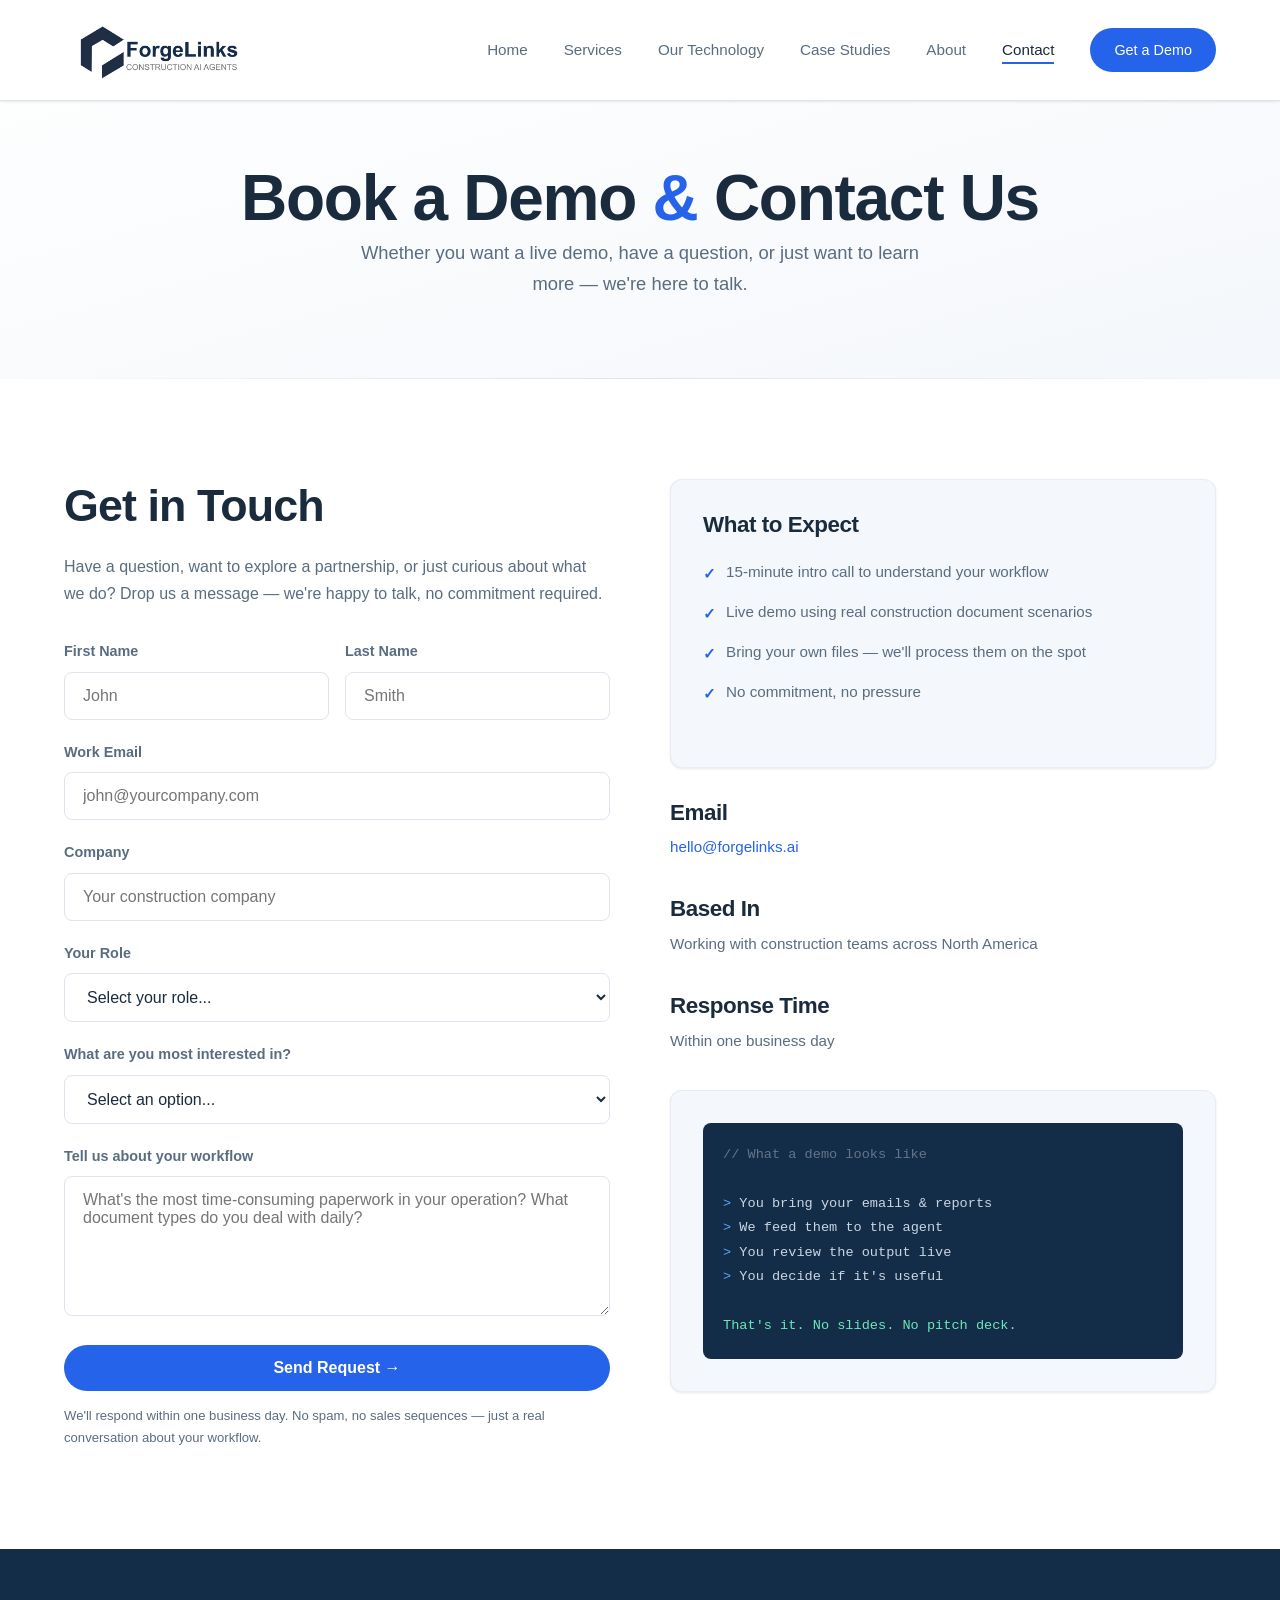
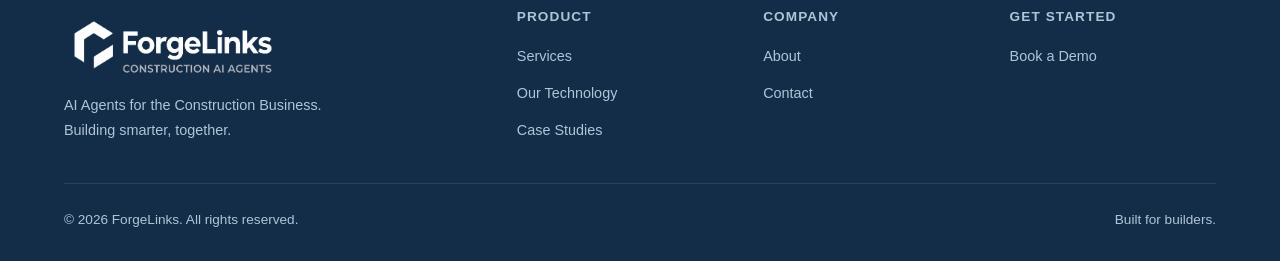
<file: contact.html>
<!DOCTYPE html>
<html lang="en">
<head>
  <meta charset="UTF-8">
  <meta name="viewport" content="width=device-width, initial-scale=1.0">
  <title>Contact — ForgeLinks</title>
  <meta name="description" content="Get in touch with ForgeLinks. Book a demo of our AI agents for construction.">
  <link rel="stylesheet" href="css/style.css">
  <link rel="icon" type="image/jpeg" href="images/logos/icon_browserTab.jpg">
</head>
<body>

  <!-- Navigation -->
  <nav class="navbar scrolled" id="navbar">
    <div class="container">
      <a href="index.html" class="logo"><img src="images/logos/logo_top_transparent.png" alt="ForgeLinks"></a>
      <ul class="nav-links" id="navLinks">
        <li><a href="index.html">Home</a></li>
        <li><a href="services.html">Services</a></li>
        <li><a href="enterprise.html">Our Technology</a></li>
        <li><a href="case-studies.html">Case Studies</a></li>
        <li><a href="about.html">About</a></li>
        <li><a href="contact.html" class="active">Contact</a></li>
        <li><a href="contact.html" class="btn btn-primary" style="padding:10px 24px;font-size:0.9rem;">Get a Demo</a></li>
      </ul>
      <button class="hamburger" id="hamburger" aria-label="Menu">
        <span></span><span></span><span></span>
      </button>
    </div>
  </nav>

  <!-- Page Header -->
  <header class="page-header">
    <div class="container">
      <h1 class="fade-in">Book a Demo <span class="text-accent">&amp;</span> Contact Us</h1>
      <p class="fade-in">Whether you want a live demo, have a question, or just want to learn more — we're here to talk.</p>
    </div>
  </header>

  <!-- Contact Section -->
  <section class="section">
    <div class="container">
      <div class="contact-grid">

        <!-- Form -->
        <div class="fade-in">
          <h2>Get in Touch</h2>
          <p style="margin-bottom: 32px;">Have a question, want to explore a partnership, or just curious about what we do? Drop us a message — we're happy to talk, no commitment required.</p>

          <form id="contactForm" action="https://formspree.io/f/xqegonol" method="POST">
            <div style="display:grid; grid-template-columns:1fr 1fr; gap:16px;">
              <div class="form-group">
                <label for="firstName">First Name</label>
                <input type="text" id="firstName" name="firstName" required placeholder="John">
              </div>
              <div class="form-group">
                <label for="lastName">Last Name</label>
                <input type="text" id="lastName" name="lastName" required placeholder="Smith">
              </div>
            </div>
            <div class="form-group">
              <label for="email">Work Email</label>
              <input type="email" id="email" name="email" required placeholder="john@yourcompany.com">
            </div>
            <div class="form-group">
              <label for="company">Company</label>
              <input type="text" id="company" name="company" required placeholder="Your construction company">
            </div>
            <div class="form-group">
              <label for="role">Your Role</label>
              <select id="role" name="role">
                <option value="">Select your role...</option>
                <option value="owner">Owner / Principal</option>
                <option value="pm">Project Manager</option>
                <option value="office-manager">Office Manager</option>
                <option value="superintendent">Superintendent</option>
                <option value="estimator">Estimator</option>
                <option value="other">Other</option>
              </select>
            </div>
            <div class="form-group">
              <label for="interest">What are you most interested in?</label>
              <select id="interest" name="interest">
                <option value="">Select an option...</option>
                <option value="construction-admin">Construction Admin Agent (RFIs, action items)</option>
                <option value="invoice-to-cash">Invoice-to-Cash Agent (billing, AR)</option>
                <option value="both">Both agents</option>
                <option value="custom">Custom agent for my workflow</option>
              </select>
            </div>
            <div class="form-group">
              <label for="message">Tell us about your workflow</label>
              <textarea id="message" name="message" placeholder="What's the most time-consuming paperwork in your operation? What document types do you deal with daily?"></textarea>
            </div>
            <button type="submit" class="btn btn-primary" style="width:100%;justify-content:center;">Send Request &rarr;</button>
          </form>

          <p style="font-size: 0.82rem; color: var(--text-secondary); margin-top: 14px;">We'll respond within one business day. No spam, no sales sequences — just a real conversation about your workflow.</p>
        </div>

        <!-- Contact Info -->
        <div class="fade-in">
          <div class="service-visual" style="margin-bottom: 32px;">
            <h3 style="margin-bottom: 20px;">What to Expect</h3>
            <ul class="checklist">
              <li>15-minute intro call to understand your workflow</li>
              <li>Live demo using real construction document scenarios</li>
              <li>Bring your own files — we'll process them on the spot</li>
              <li>No commitment, no pressure</li>
            </ul>
          </div>

          <div class="contact-info-block">
            <h3>Email</h3>
            <p><a href="mailto:hello@forgelinks.ai">hello@forgelinks.ai</a></p>
          </div>

          <div class="contact-info-block">
            <h3>Based In</h3>
            <p>Working with construction teams across North America</p>
          </div>

          <div class="contact-info-block">
            <h3>Response Time</h3>
            <p>Within one business day</p>
          </div>

          <div class="service-visual" style="margin-top: 32px;">
            <div class="terminal">
              <span class="comment">// What a demo looks like</span><br><br>
              <span class="prompt">&gt;</span> You bring your emails &amp; reports<br>
              <span class="prompt">&gt;</span> We feed them to the agent<br>
              <span class="prompt">&gt;</span> You review the output live<br>
              <span class="prompt">&gt;</span> You decide if it's useful<br><br>
              <span class="output">That's it. No slides. No pitch deck.</span>
            </div>
          </div>
        </div>

      </div>
    </div>
  </section>

  <!-- Footer -->
  <footer class="footer">
    <div class="container">
      <div class="footer-grid">
        <div class="footer-brand">
          <div class="logo"><img src="images/logos/logo_bottom_transparent.png" alt="ForgeLinks"></div>
          <p>AI Agents for the Construction Business. Building smarter, together.</p>
        </div>
        <div class="footer-col">
          <h4>Product</h4>
          <ul>
            <li><a href="services.html">Services</a></li>
            <li><a href="enterprise.html">Our Technology</a></li>
            <li><a href="case-studies.html">Case Studies</a></li>
          </ul>
        </div>
        <div class="footer-col">
          <h4>Company</h4>
          <ul>
            <li><a href="about.html">About</a></li>
            <li><a href="contact.html">Contact</a></li>
          </ul>
        </div>
        <div class="footer-col">
          <h4>Get Started</h4>
          <ul>
            <li><a href="contact.html">Book a Demo</a></li>
          </ul>
        </div>
      </div>
      <div class="footer-bottom">
        <span>&copy; 2026 ForgeLinks. All rights reserved.</span>
        <span>Built for builders.</span>
      </div>
    </div>
  </footer>

  <script src="js/main.js"></script>
</body>
</html>
</file>
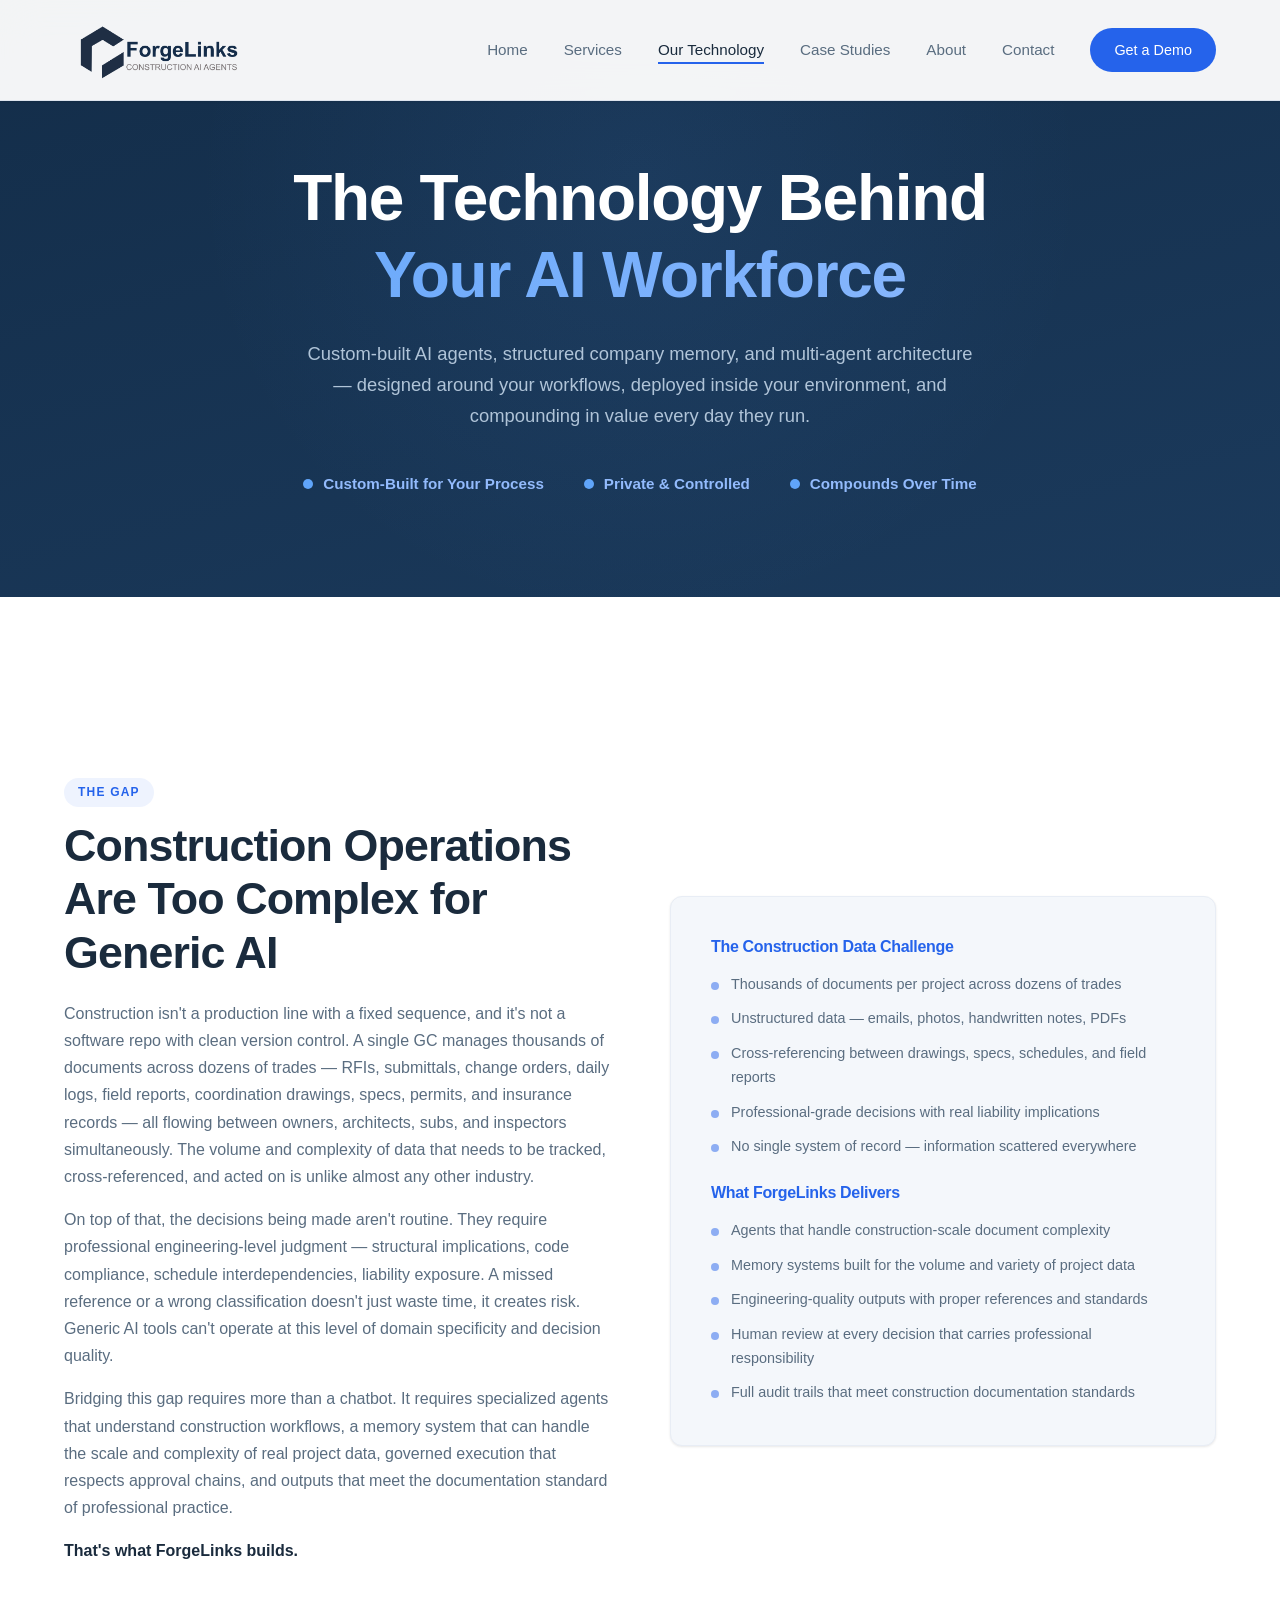
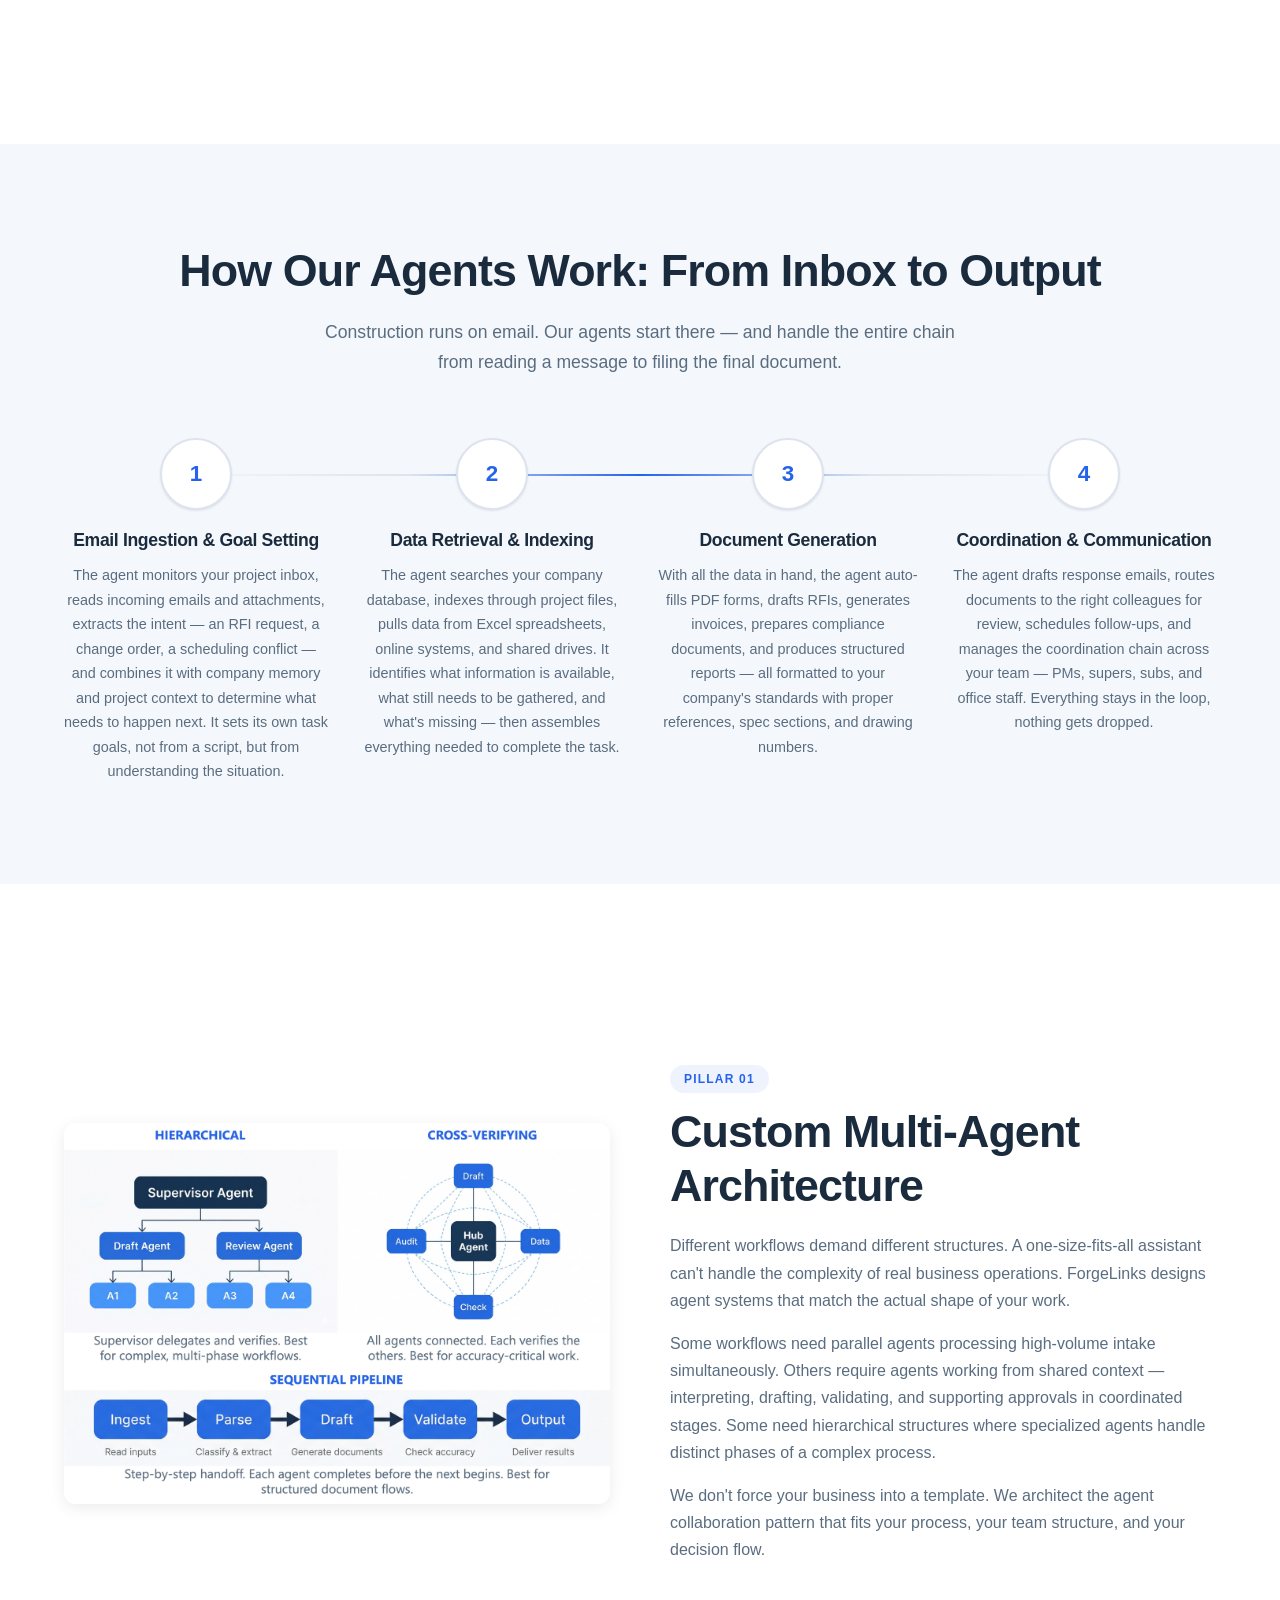
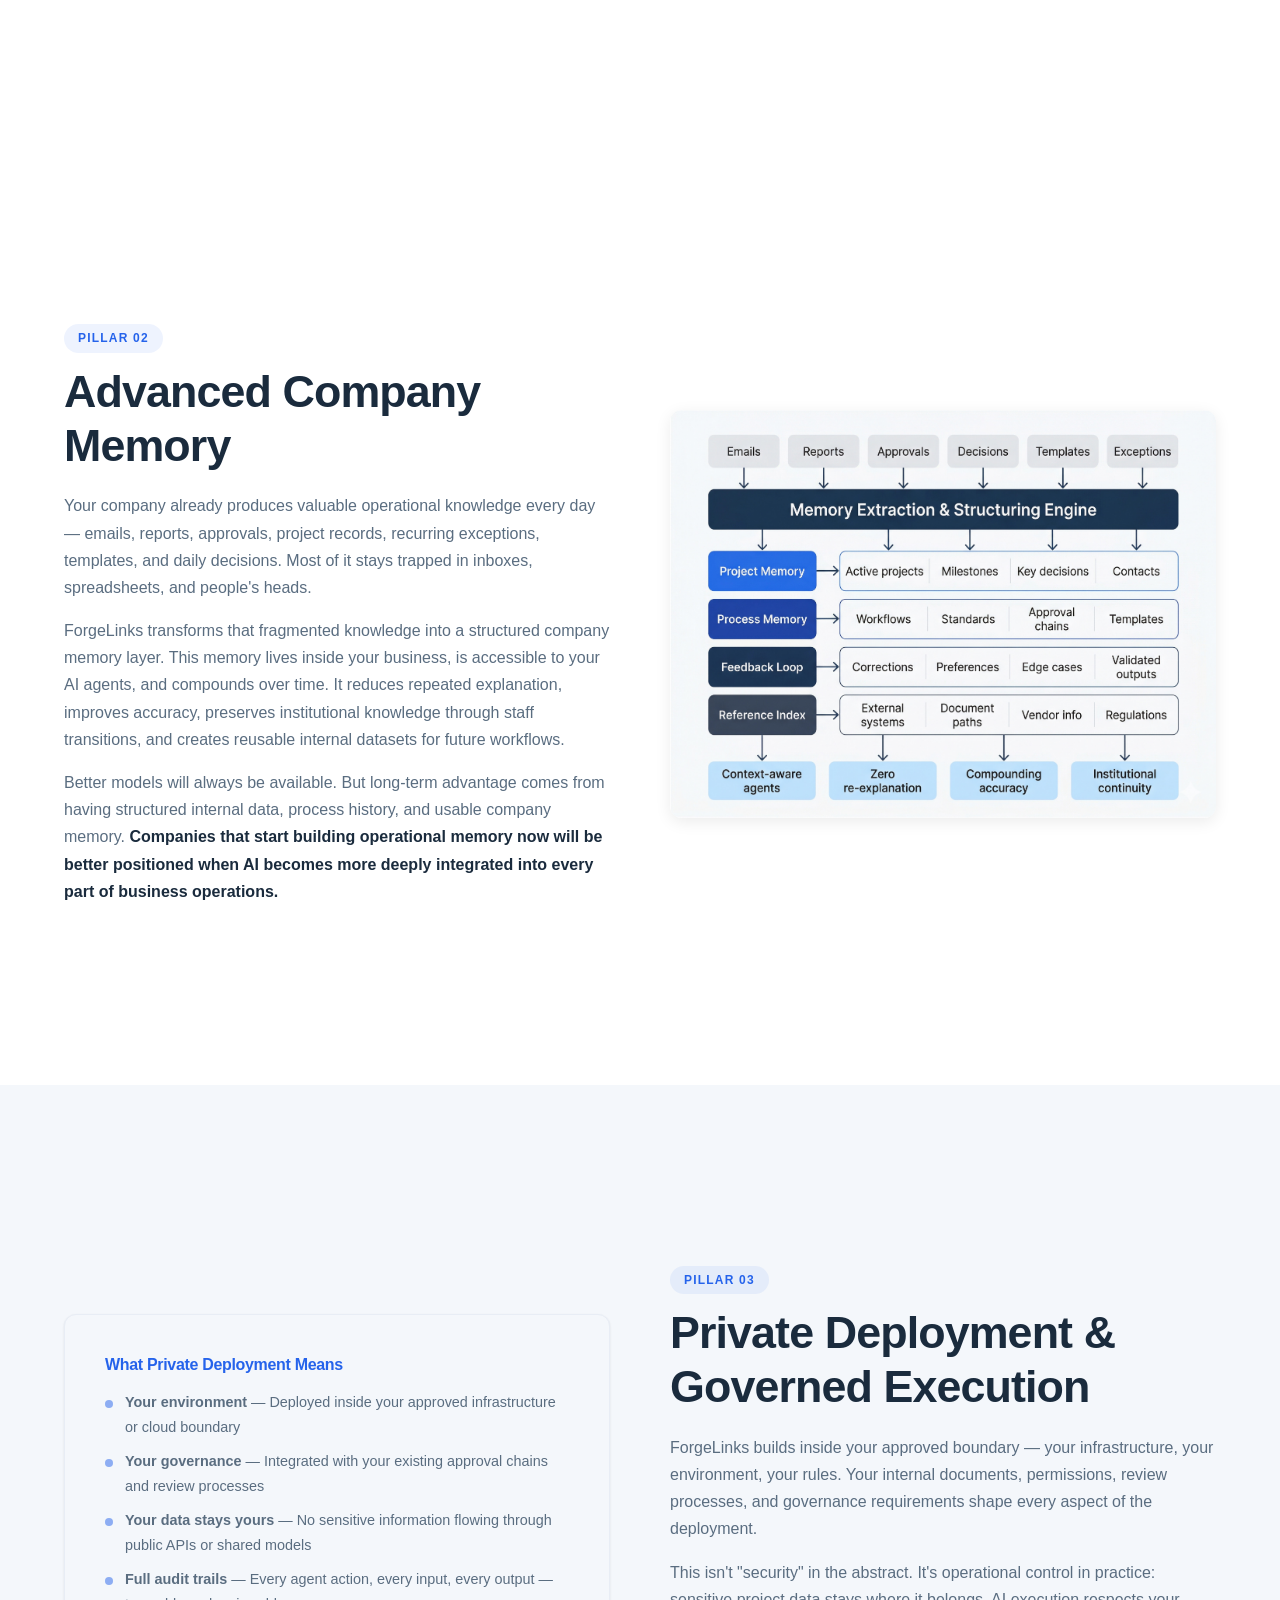
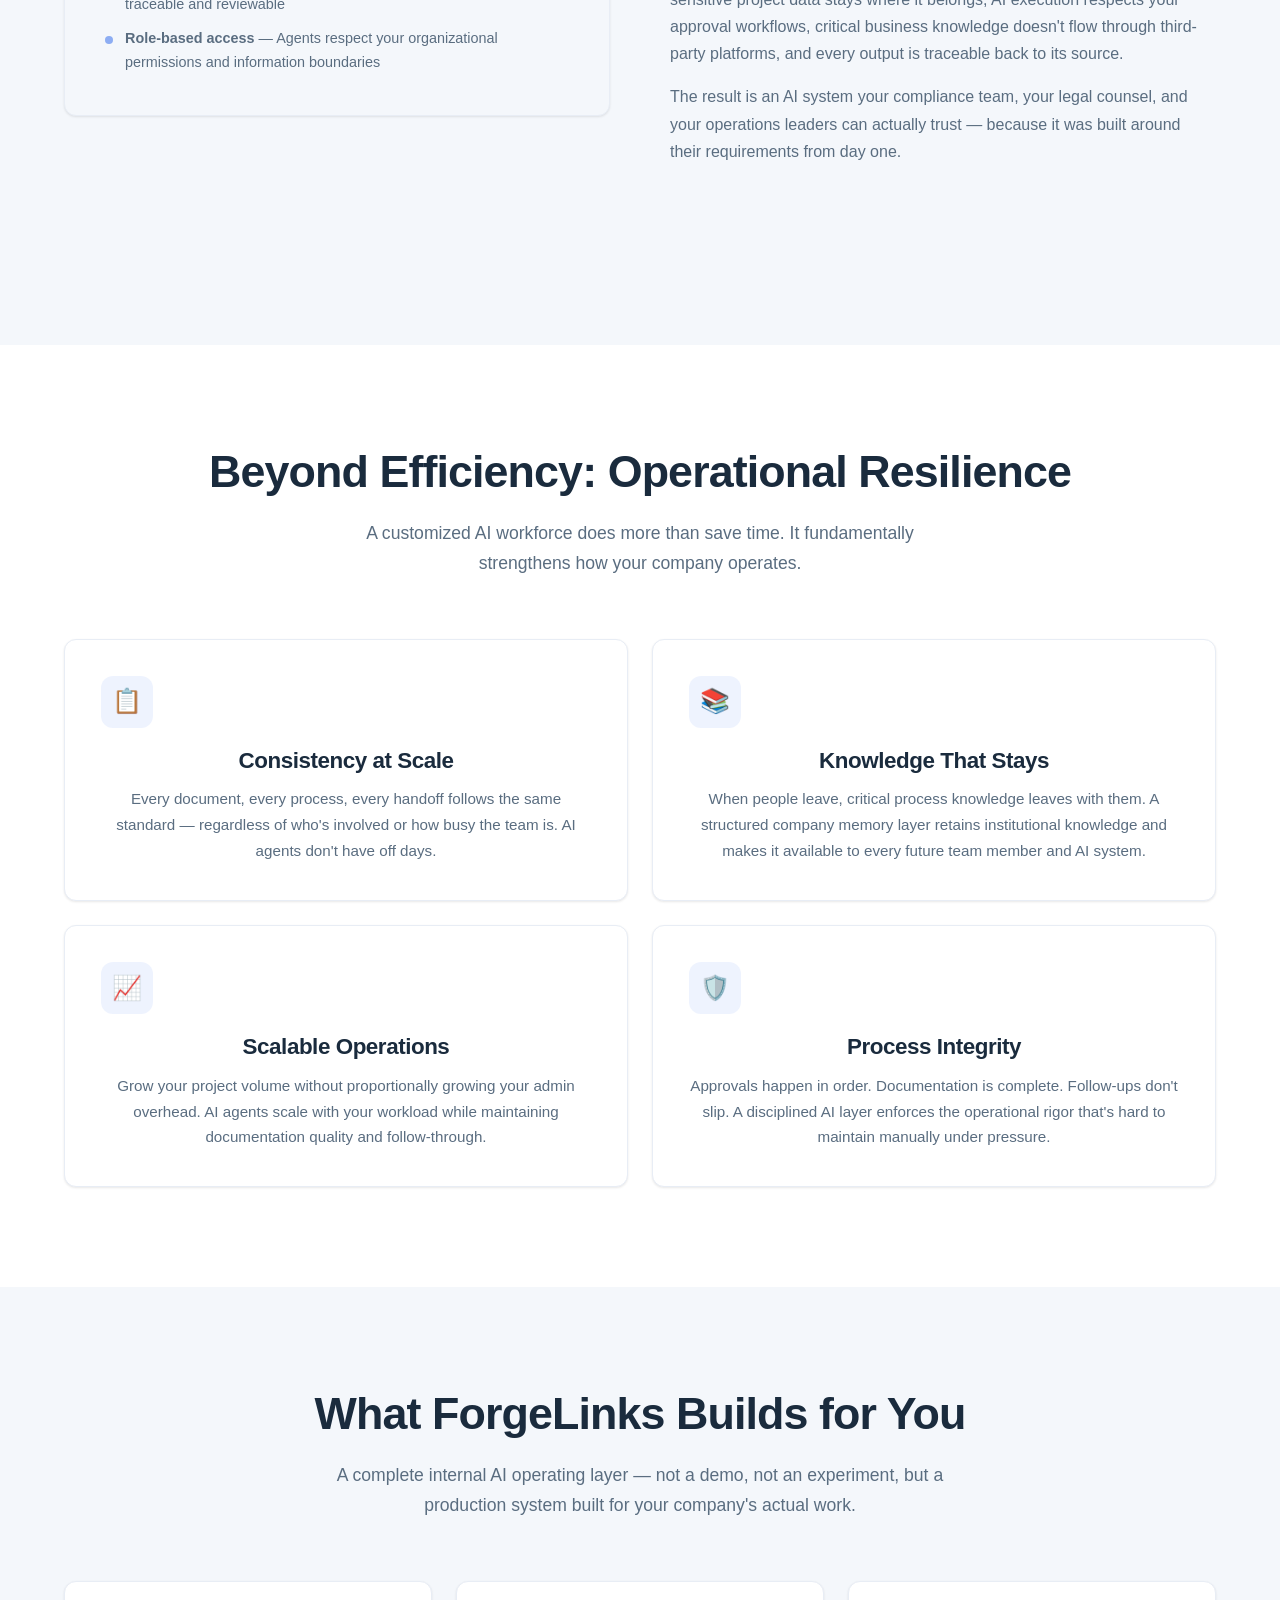
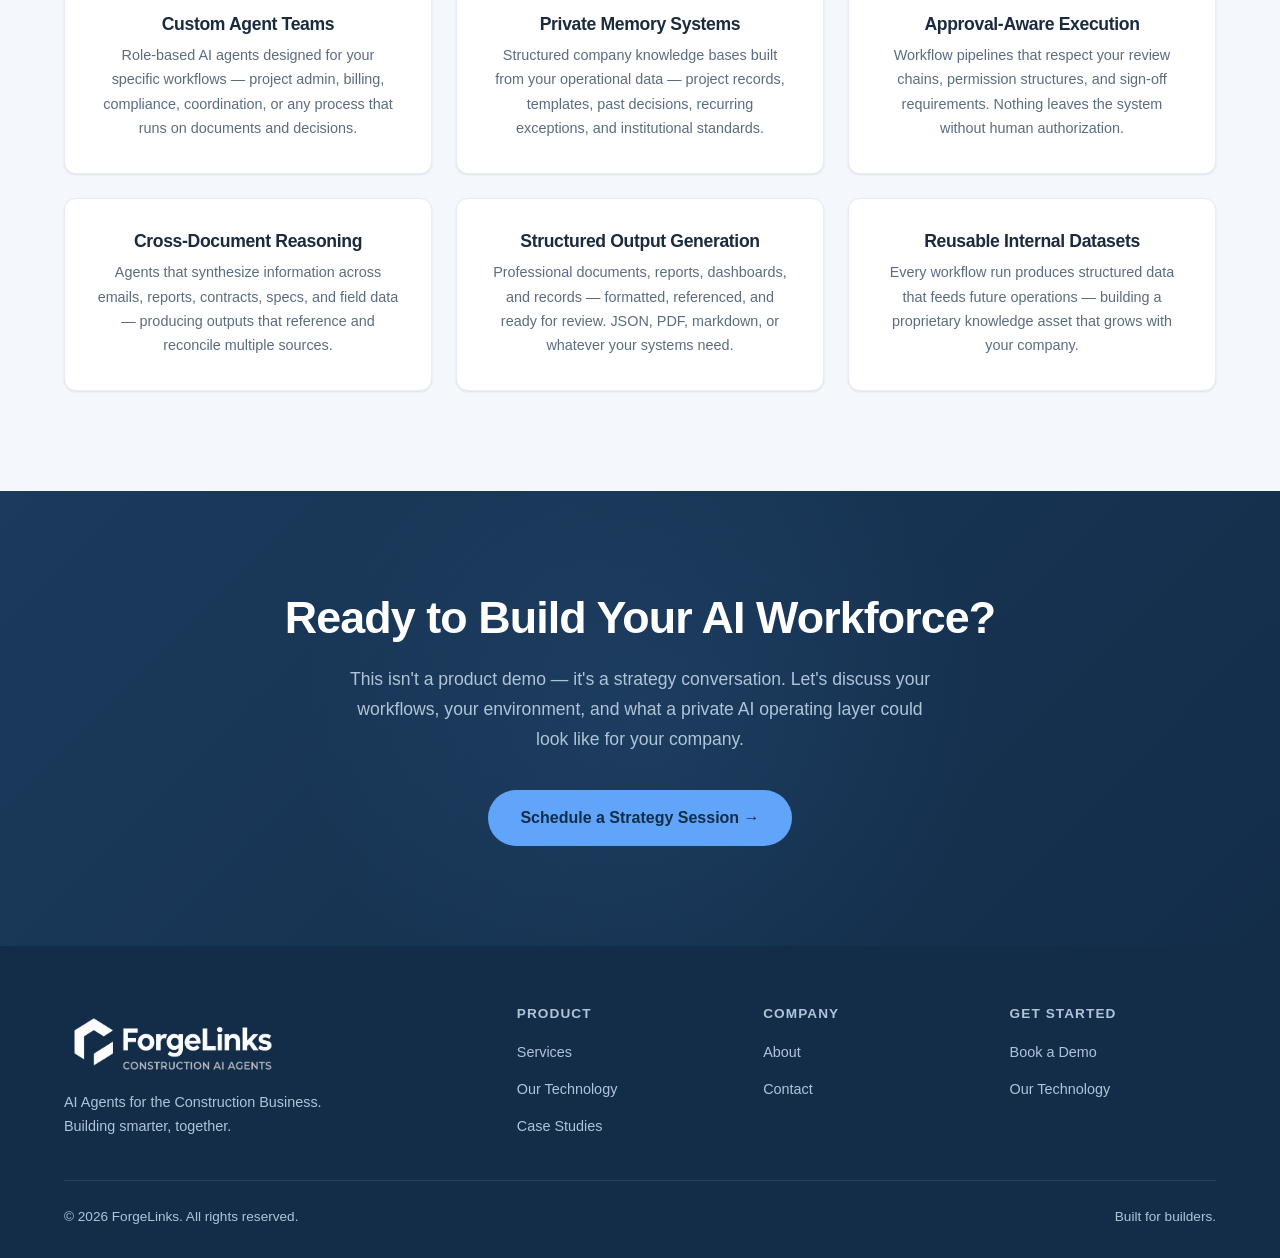
<file: enterprise.html>
<!DOCTYPE html>
<html lang="en">
<head>
  <meta charset="UTF-8">
  <meta name="viewport" content="width=device-width, initial-scale=1.0">
  <title>Our Technology — ForgeLinks</title>
  <meta name="description" content="ForgeLinks builds customized AI agent systems that live inside your environment, shaped around your workflows, and compound in value over time.">
  <link rel="stylesheet" href="css/style.css">
  <link rel="icon" type="image/jpeg" href="images/logos/icon_browserTab.jpg">
</head>
<body>

  <!-- Navigation -->
  <nav class="navbar" id="navbar">
    <div class="container">
      <a href="index.html" class="logo"><img src="images/logos/logo_top_transparent.png" alt="ForgeLinks"></a>
      <ul class="nav-links" id="navLinks">
        <li><a href="index.html">Home</a></li>
        <li><a href="services.html">Services</a></li>
        <li><a href="enterprise.html" class="active">Our Technology</a></li>
        <li><a href="case-studies.html">Case Studies</a></li>
        <li><a href="about.html">About</a></li>
        <li><a href="contact.html">Contact</a></li>
        <li><a href="contact.html" class="btn btn-primary" style="padding:10px 24px;font-size:0.9rem;">Get a Demo</a></li>
      </ul>
      <button class="hamburger" id="hamburger" aria-label="Menu">
        <span></span><span></span><span></span>
      </button>
    </div>
  </nav>

  <!-- Premium Hero -->
  <header class="premium-hero">
    <div class="container">
      <h1 class="fade-in">
        The Technology Behind
        <span class="line2">Your AI Workforce</span>
      </h1>
      <p class="fade-in" style="margin-top: 24px;">Custom-built AI agents, structured company memory, and multi-agent architecture — designed around your workflows, deployed inside your environment, and compounding in value every day they run.</p>
      <div class="hero-values fade-in">
        <div class="hero-value"><span class="dot"></span> Custom-Built for Your Process</div>
        <div class="hero-value"><span class="dot"></span> Private &amp; Controlled</div>
        <div class="hero-value"><span class="dot"></span> Compounds Over Time</div>
      </div>
    </div>
  </header>

  <!-- Why This Exists -->
  <section class="section">
    <div class="container">
      <div class="pillar-section fade-in">
        <div>
          <span class="pillar-number">The Gap</span>
          <h2>Construction Operations Are Too Complex for Generic AI</h2>
          <p style="margin-bottom: 16px;">Construction isn't a production line with a fixed sequence, and it's not a software repo with clean version control. A single GC manages thousands of documents across dozens of trades — RFIs, submittals, change orders, daily logs, field reports, coordination drawings, specs, permits, and insurance records — all flowing between owners, architects, subs, and inspectors simultaneously. The volume and complexity of data that needs to be tracked, cross-referenced, and acted on is unlike almost any other industry.</p>
          <p style="margin-bottom: 16px;">On top of that, the decisions being made aren't routine. They require professional engineering-level judgment — structural implications, code compliance, schedule interdependencies, liability exposure. A missed reference or a wrong classification doesn't just waste time, it creates risk. Generic AI tools can't operate at this level of domain specificity and decision quality.</p>
          <p style="margin-bottom: 16px;">Bridging this gap requires more than a chatbot. It requires specialized agents that understand construction workflows, a memory system that can handle the scale and complexity of real project data, governed execution that respects approval chains, and outputs that meet the documentation standard of professional practice.</p>
          <p><strong style="color: var(--text-primary);">That's what ForgeLinks builds.</strong></p>
        </div>
        <div class="pillar-visual">
          <h4>The Construction Data Challenge</h4>
          <ul>
            <li>Thousands of documents per project across dozens of trades</li>
            <li>Unstructured data — emails, photos, handwritten notes, PDFs</li>
            <li>Cross-referencing between drawings, specs, schedules, and field reports</li>
            <li>Professional-grade decisions with real liability implications</li>
            <li>No single system of record — information scattered everywhere</li>
          </ul>
          <h4 style="margin-top: 24px;">What ForgeLinks Delivers</h4>
          <ul>
            <li>Agents that handle construction-scale document complexity</li>
            <li>Memory systems built for the volume and variety of project data</li>
            <li>Engineering-quality outputs with proper references and standards</li>
            <li>Human review at every decision that carries professional responsibility</li>
            <li>Full audit trails that meet construction documentation standards</li>
          </ul>
        </div>
      </div>
    </div>
  </section>

  <!-- How Agents Work -->
  <section class="section" style="background: var(--bg-light);">
    <div class="container text-center">
      <h2 class="fade-in">How Our Agents Work: From Inbox to Output</h2>
      <p class="section-subtitle fade-in">Construction runs on email. Our agents start there — and handle the entire chain from reading a message to filing the final document.</p>

      <div class="steps-grid">
        <div class="step fade-in">
          <div class="step-number">1</div>
          <h3>Email Ingestion &amp; Goal Setting</h3>
          <p>The agent monitors your project inbox, reads incoming emails and attachments, extracts the intent — an RFI request, a change order, a scheduling conflict — and combines it with company memory and project context to determine what needs to happen next. It sets its own task goals, not from a script, but from understanding the situation.</p>
        </div>
        <div class="step fade-in">
          <div class="step-number">2</div>
          <h3>Data Retrieval &amp; Indexing</h3>
          <p>The agent searches your company database, indexes through project files, pulls data from Excel spreadsheets, online systems, and shared drives. It identifies what information is available, what still needs to be gathered, and what's missing — then assembles everything needed to complete the task.</p>
        </div>
        <div class="step fade-in">
          <div class="step-number">3</div>
          <h3>Document Generation</h3>
          <p>With all the data in hand, the agent auto-fills PDF forms, drafts RFIs, generates invoices, prepares compliance documents, and produces structured reports — all formatted to your company's standards with proper references, spec sections, and drawing numbers.</p>
        </div>
        <div class="step fade-in">
          <div class="step-number">4</div>
          <h3>Coordination &amp; Communication</h3>
          <p>The agent drafts response emails, routes documents to the right colleagues for review, schedules follow-ups, and manages the coordination chain across your team — PMs, supers, subs, and office staff. Everything stays in the loop, nothing gets dropped.</p>
        </div>
      </div>
    </div>
  </section>

  <!-- Pillar 1: Custom Multi-Agent Systems -->
  <section class="section">
    <div class="container">
      <div class="pillar-section reverse fade-in">
        <div>
          <span class="pillar-number">Pillar 01</span>
          <h2>Custom Multi-Agent Architecture</h2>
          <p style="margin-bottom: 16px;">Different workflows demand different structures. A one-size-fits-all assistant can't handle the complexity of real business operations. ForgeLinks designs agent systems that match the actual shape of your work.</p>
          <p style="margin-bottom: 16px;">Some workflows need parallel agents processing high-volume intake simultaneously. Others require agents working from shared context — interpreting, drafting, validating, and supporting approvals in coordinated stages. Some need hierarchical structures where specialized agents handle distinct phases of a complex process.</p>
          <p>We don't force your business into a template. We architect the agent collaboration pattern that fits your process, your team structure, and your decision flow.</p>
        </div>
        <div>
          <img src="images/agent_structures/agent_structure.jpg" alt="Multi-agent architecture patterns: hierarchical, cross-verifying, and sequential pipeline" style="width:100%; border-radius:var(--radius); box-shadow:var(--shadow-md);">
        </div>
      </div>
    </div>
  </section>

  <!-- Pillar 2: Company Memory -->
  <section class="section">
    <div class="container">
      <div class="pillar-section fade-in">
        <div>
          <span class="pillar-number">Pillar 02</span>
          <h2>Advanced Company Memory</h2>
          <p style="margin-bottom: 16px;">Your company already produces valuable operational knowledge every day — emails, reports, approvals, project records, recurring exceptions, templates, and daily decisions. Most of it stays trapped in inboxes, spreadsheets, and people's heads.</p>
          <p style="margin-bottom: 16px;">ForgeLinks transforms that fragmented knowledge into a structured company memory layer. This memory lives inside your business, is accessible to your AI agents, and compounds over time. It reduces repeated explanation, improves accuracy, preserves institutional knowledge through staff transitions, and creates reusable internal datasets for future workflows.</p>
          <p>Better models will always be available. But long-term advantage comes from having structured internal data, process history, and usable company memory. <strong style="color: var(--text-primary);">Companies that start building operational memory now will be better positioned when AI becomes more deeply integrated into every part of business operations.</strong></p>
        </div>
        <div>
          <img src="images/agent_structures/company_memory.jpg" alt="Structured company memory system" style="width:100%; border-radius:var(--radius); box-shadow:var(--shadow-md);">
        </div>
      </div>
    </div>
  </section>

  <!-- Pillar 3: Private Deployment -->
  <section class="section" style="background: var(--bg-light);">
    <div class="container">
      <div class="pillar-section reverse fade-in">
        <div>
          <span class="pillar-number">Pillar 03</span>
          <h2>Private Deployment &amp; Governed Execution</h2>
          <p style="margin-bottom: 16px;">ForgeLinks builds inside your approved boundary — your infrastructure, your environment, your rules. Your internal documents, permissions, review processes, and governance requirements shape every aspect of the deployment.</p>
          <p style="margin-bottom: 16px;">This isn't "security" in the abstract. It's operational control in practice: sensitive project data stays where it belongs, AI execution respects your approval workflows, critical business knowledge doesn't flow through third-party platforms, and every output is traceable back to its source.</p>
          <p>The result is an AI system your compliance team, your legal counsel, and your operations leaders can actually trust — because it was built around their requirements from day one.</p>
        </div>
        <div class="pillar-visual">
          <h4>What Private Deployment Means</h4>
          <ul>
            <li><strong>Your environment</strong> — Deployed inside your approved infrastructure or cloud boundary</li>
            <li><strong>Your governance</strong> — Integrated with your existing approval chains and review processes</li>
            <li><strong>Your data stays yours</strong> — No sensitive information flowing through public APIs or shared models</li>
            <li><strong>Full audit trails</strong> — Every agent action, every input, every output — traceable and reviewable</li>
            <li><strong>Role-based access</strong> — Agents respect your organizational permissions and information boundaries</li>
          </ul>
        </div>
      </div>
    </div>
  </section>

  <!-- Operational Resilience -->
  <section class="section">
    <div class="container text-center">
      <h2 class="fade-in">Beyond Efficiency: Operational Resilience</h2>
      <p class="section-subtitle fade-in">A customized AI workforce does more than save time. It fundamentally strengthens how your company operates.</p>

      <div class="features-grid" style="grid-template-columns: repeat(2, 1fr);">
        <div class="feature-card fade-in">
          <div class="feature-icon">&#x1f4cb;</div>
          <h3>Consistency at Scale</h3>
          <p>Every document, every process, every handoff follows the same standard — regardless of who's involved or how busy the team is. AI agents don't have off days.</p>
        </div>
        <div class="feature-card fade-in">
          <div class="feature-icon">&#x1f4da;</div>
          <h3>Knowledge That Stays</h3>
          <p>When people leave, critical process knowledge leaves with them. A structured company memory layer retains institutional knowledge and makes it available to every future team member and AI system.</p>
        </div>
        <div class="feature-card fade-in">
          <div class="feature-icon">&#x1f4c8;</div>
          <h3>Scalable Operations</h3>
          <p>Grow your project volume without proportionally growing your admin overhead. AI agents scale with your workload while maintaining documentation quality and follow-through.</p>
        </div>
        <div class="feature-card fade-in">
          <div class="feature-icon">&#x1f6e1;&#xfe0f;</div>
          <h3>Process Integrity</h3>
          <p>Approvals happen in order. Documentation is complete. Follow-ups don't slip. A disciplined AI layer enforces the operational rigor that's hard to maintain manually under pressure.</p>
        </div>
      </div>
    </div>
  </section>

  <!-- What We Build -->
  <section class="section" style="background: var(--bg-light);">
    <div class="container text-center">
      <h2 class="fade-in">What ForgeLinks Builds for You</h2>
      <p class="section-subtitle fade-in">A complete internal AI operating layer — not a demo, not an experiment, but a production system built for your company's actual work.</p>

      <div class="build-grid">
        <div class="build-card fade-in">
          <h3>Custom Agent Teams</h3>
          <p>Role-based AI agents designed for your specific workflows — project admin, billing, compliance, coordination, or any process that runs on documents and decisions.</p>
        </div>
        <div class="build-card fade-in">
          <h3>Private Memory Systems</h3>
          <p>Structured company knowledge bases built from your operational data — project records, templates, past decisions, recurring exceptions, and institutional standards.</p>
        </div>
        <div class="build-card fade-in">
          <h3>Approval-Aware Execution</h3>
          <p>Workflow pipelines that respect your review chains, permission structures, and sign-off requirements. Nothing leaves the system without human authorization.</p>
        </div>
        <div class="build-card fade-in">
          <h3>Cross-Document Reasoning</h3>
          <p>Agents that synthesize information across emails, reports, contracts, specs, and field data — producing outputs that reference and reconcile multiple sources.</p>
        </div>
        <div class="build-card fade-in">
          <h3>Structured Output Generation</h3>
          <p>Professional documents, reports, dashboards, and records — formatted, referenced, and ready for review. JSON, PDF, markdown, or whatever your systems need.</p>
        </div>
        <div class="build-card fade-in">
          <h3>Reusable Internal Datasets</h3>
          <p>Every workflow run produces structured data that feeds future operations — building a proprietary knowledge asset that grows with your company.</p>
        </div>
      </div>
    </div>
  </section>

  <!-- Premium CTA -->
  <section class="premium-cta">
    <div class="container">
      <h2 class="fade-in">Ready to Build Your AI Workforce?</h2>
      <p class="fade-in">This isn't a product demo — it's a strategy conversation. Let's discuss your workflows, your environment, and what a private AI operating layer could look like for your company.</p>
      <a href="contact.html" class="btn btn-primary fade-in">Schedule a Strategy Session &rarr;</a>
    </div>
  </section>

  <!-- Footer -->
  <footer class="footer">
    <div class="container">
      <div class="footer-grid">
        <div class="footer-brand">
          <div class="logo"><img src="images/logos/logo_bottom_transparent.png" alt="ForgeLinks"></div>
          <p>AI Agents for the Construction Business. Building smarter, together.</p>
        </div>
        <div class="footer-col">
          <h4>Product</h4>
          <ul>
            <li><a href="services.html">Services</a></li>
            <li><a href="enterprise.html">Our Technology</a></li>
            <li><a href="case-studies.html">Case Studies</a></li>
          </ul>
        </div>
        <div class="footer-col">
          <h4>Company</h4>
          <ul>
            <li><a href="about.html">About</a></li>
            <li><a href="contact.html">Contact</a></li>
          </ul>
        </div>
        <div class="footer-col">
          <h4>Get Started</h4>
          <ul>
            <li><a href="contact.html">Book a Demo</a></li>
            <li><a href="enterprise.html">Our Technology</a></li>
          </ul>
        </div>
      </div>
      <div class="footer-bottom">
        <span>&copy; 2026 ForgeLinks. All rights reserved.</span>
        <span>Built for builders.</span>
      </div>
    </div>
  </footer>

  <script src="js/main.js"></script>
</body>
</html>
</file>
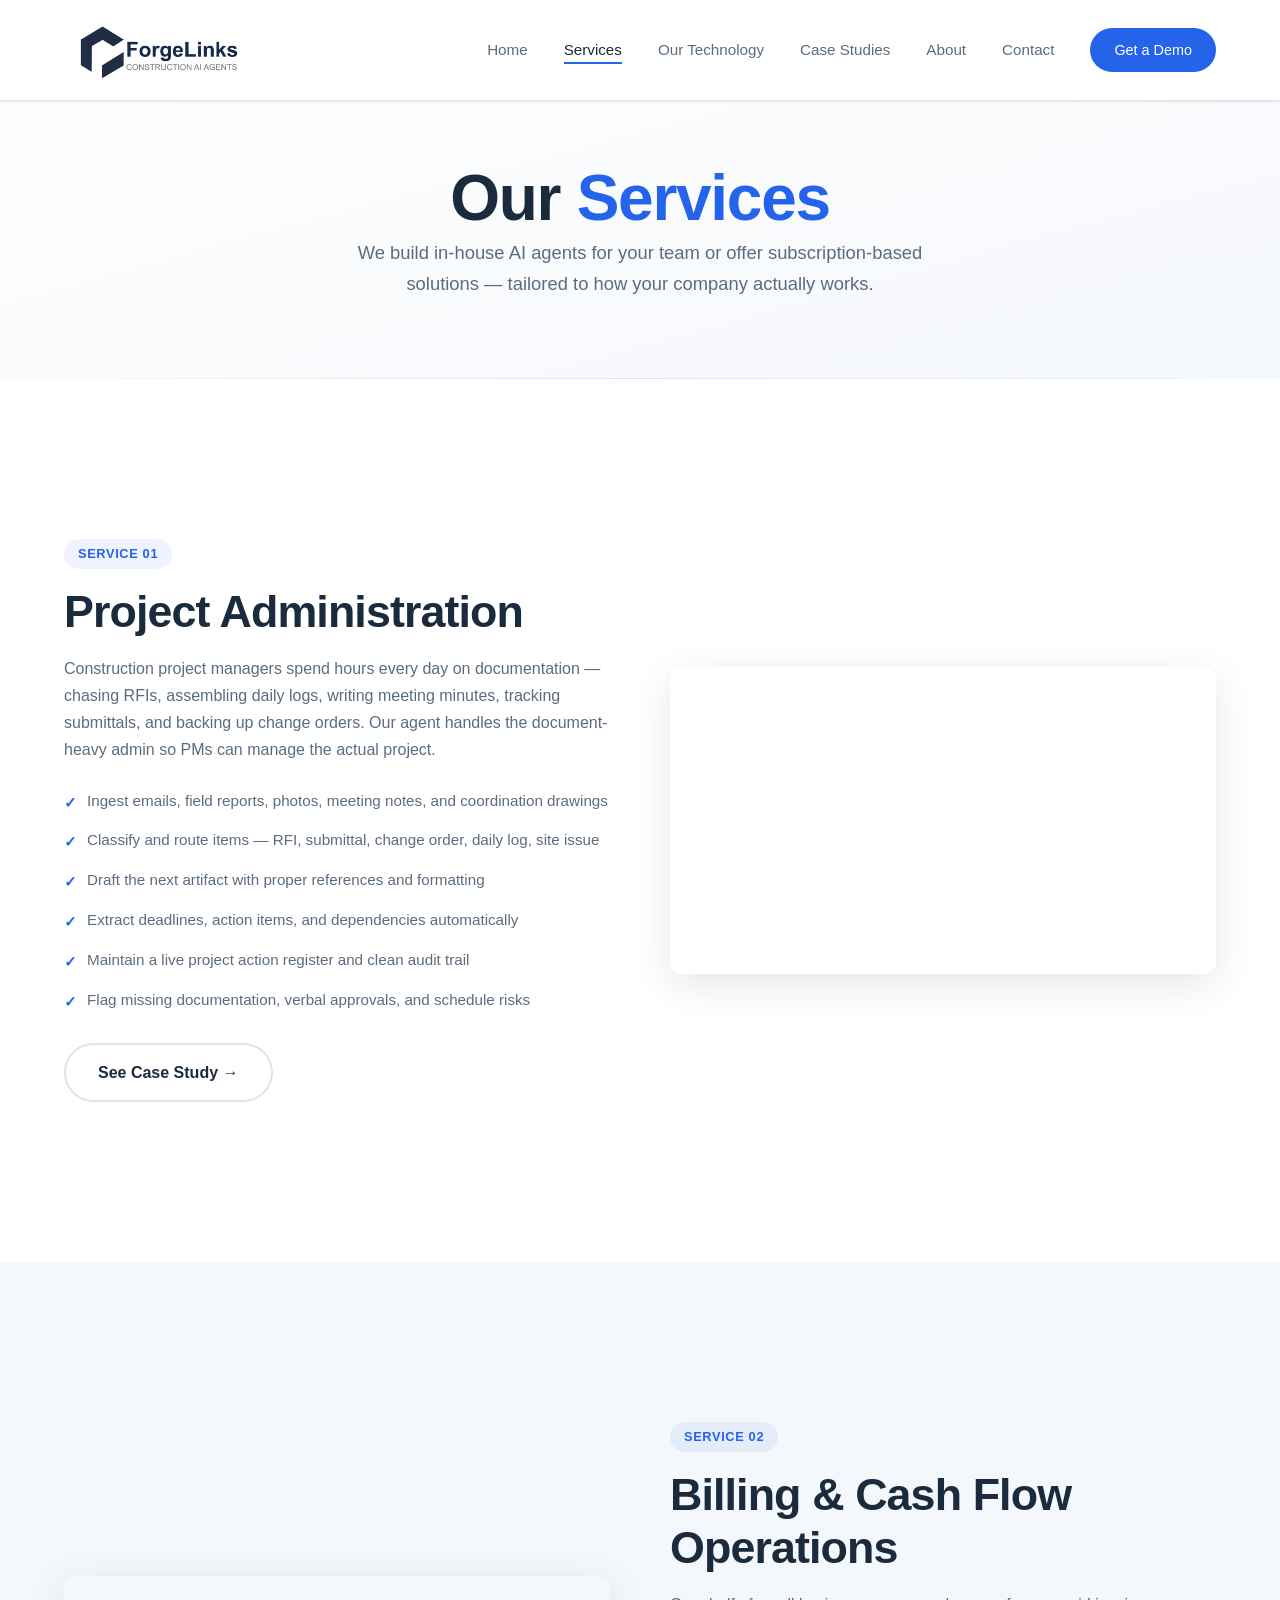
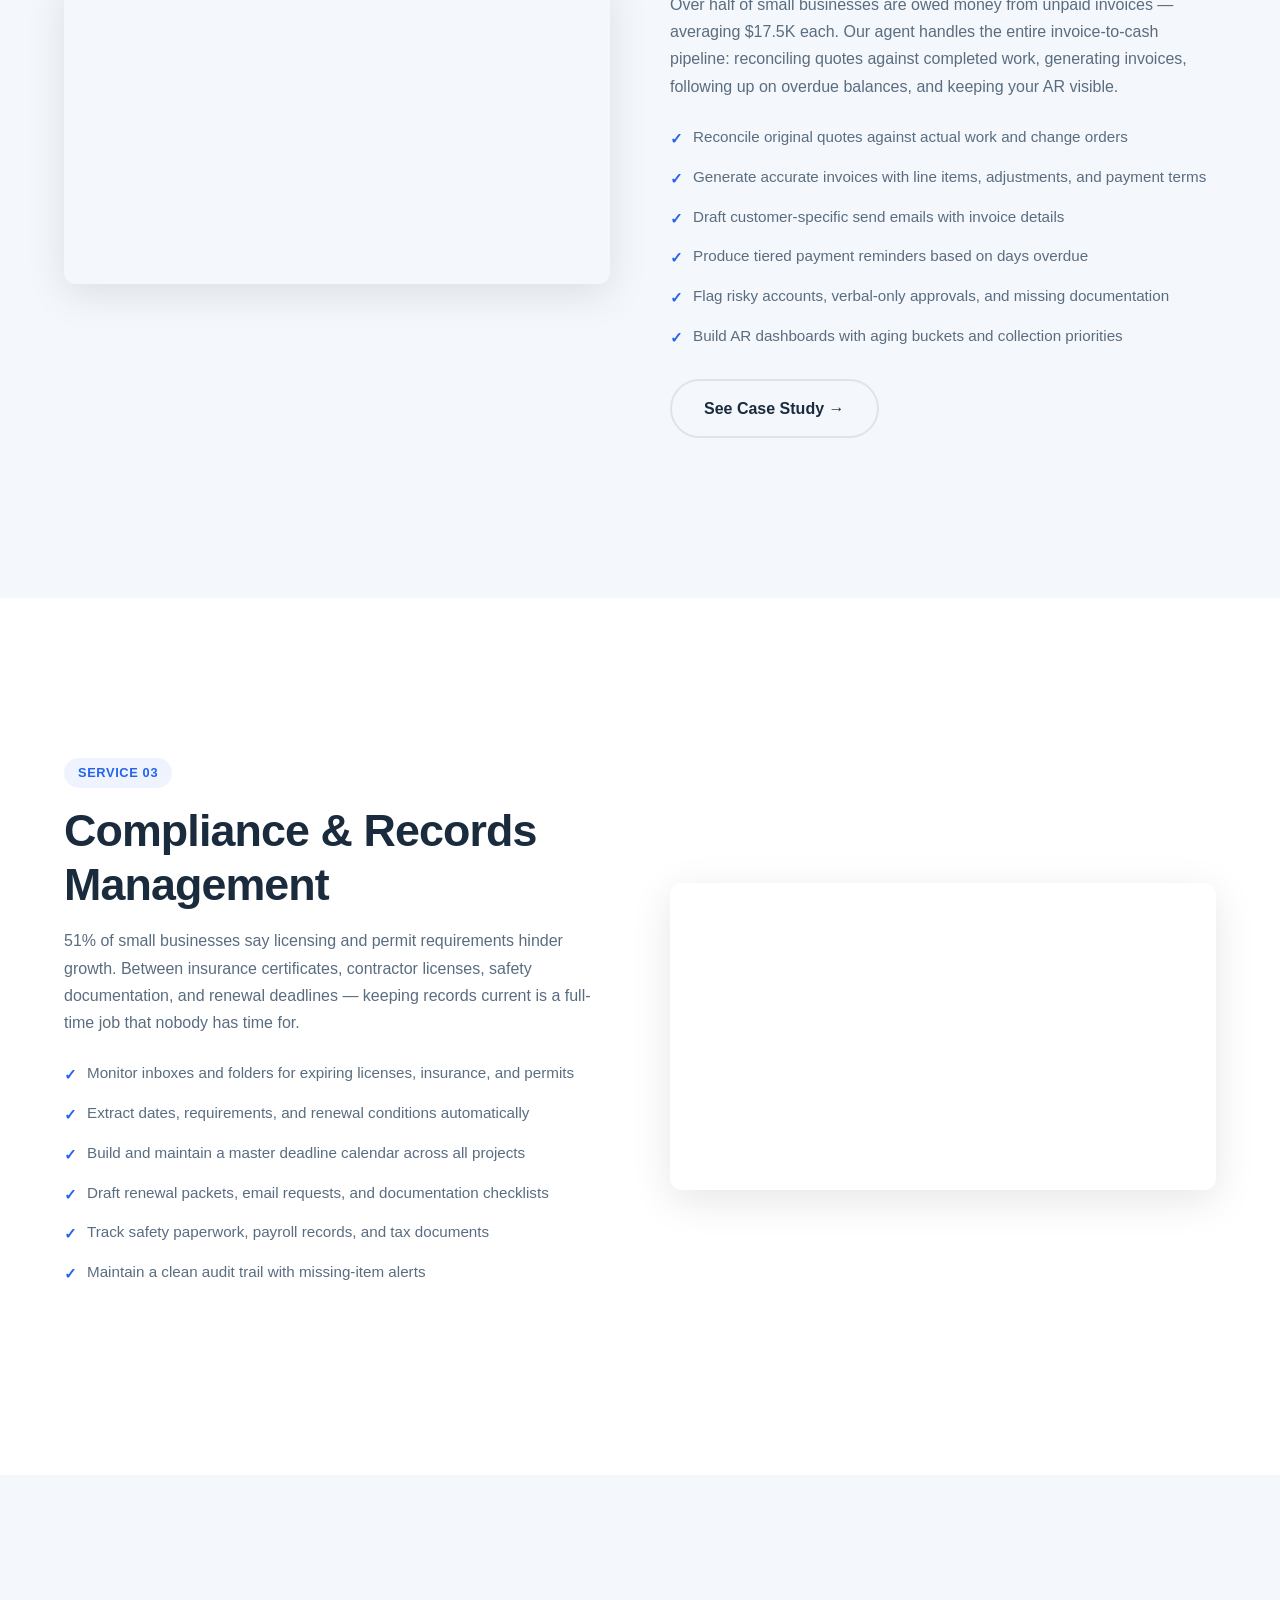
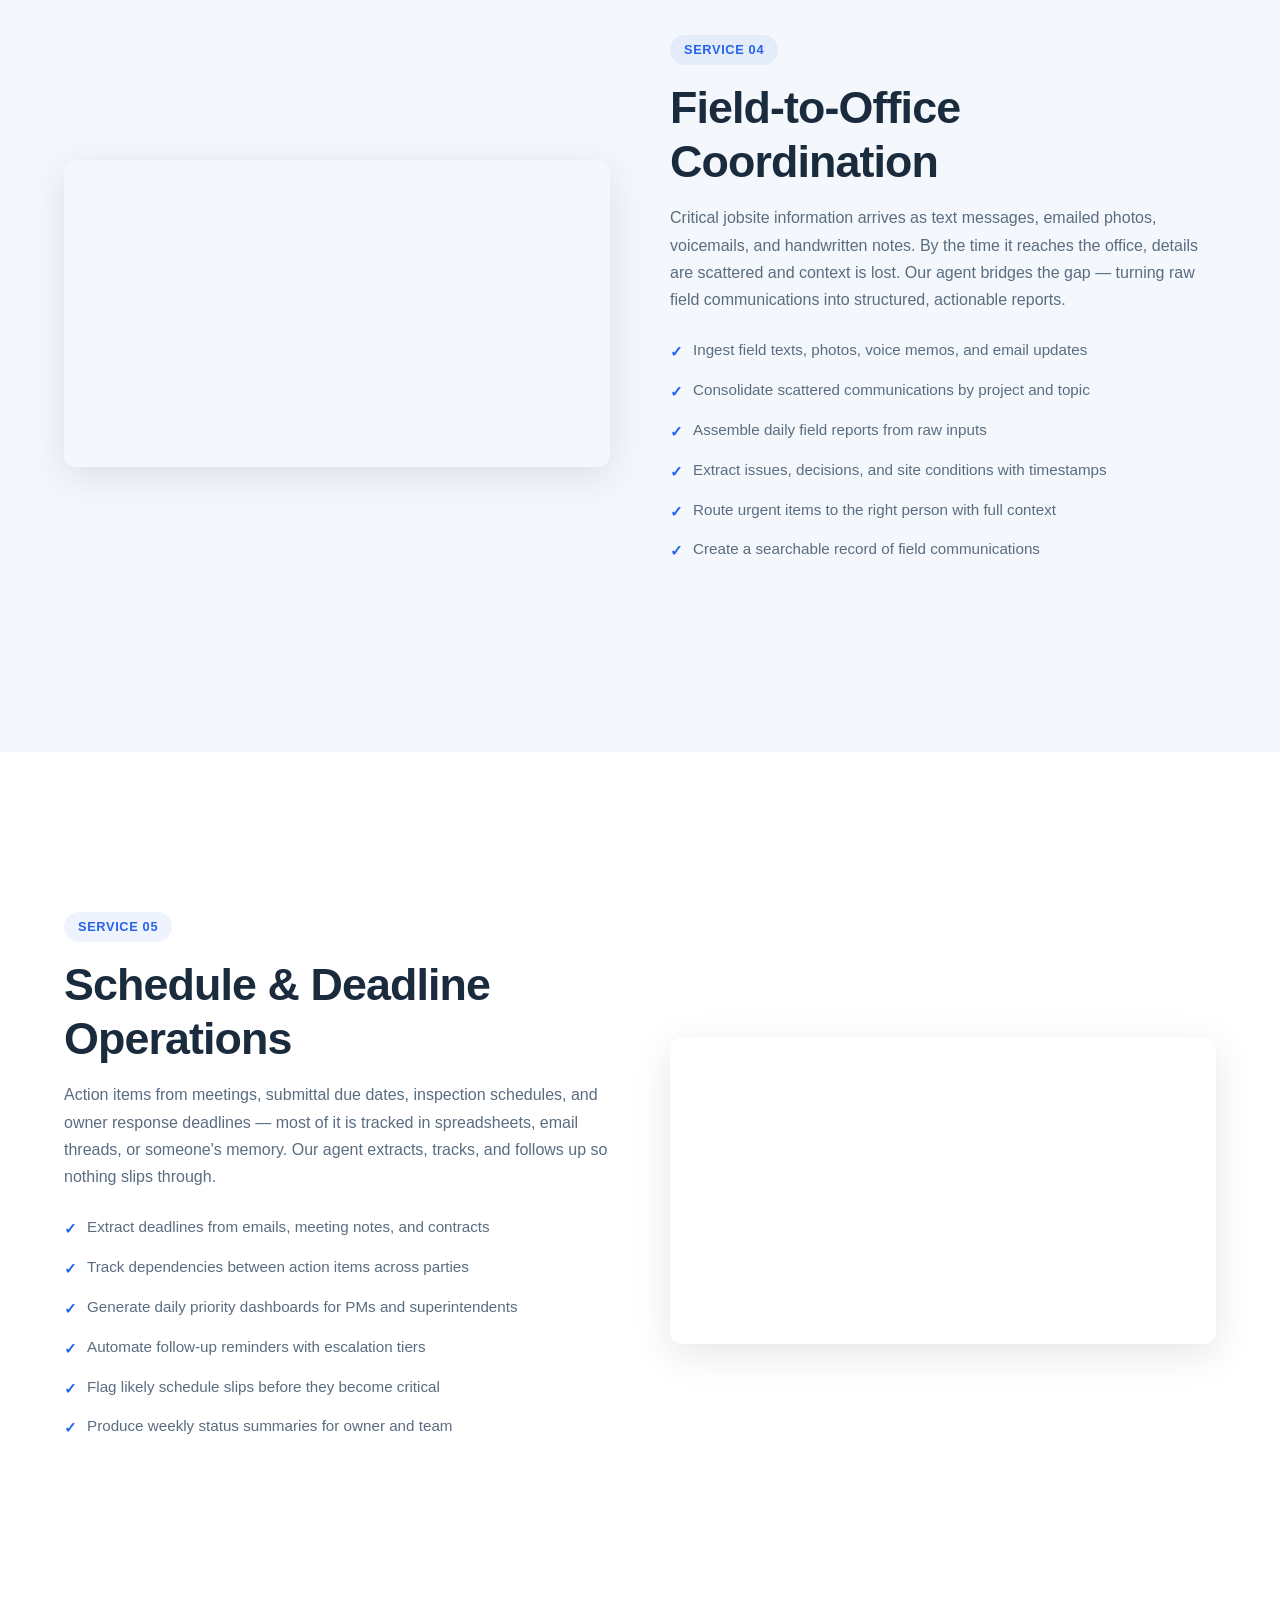
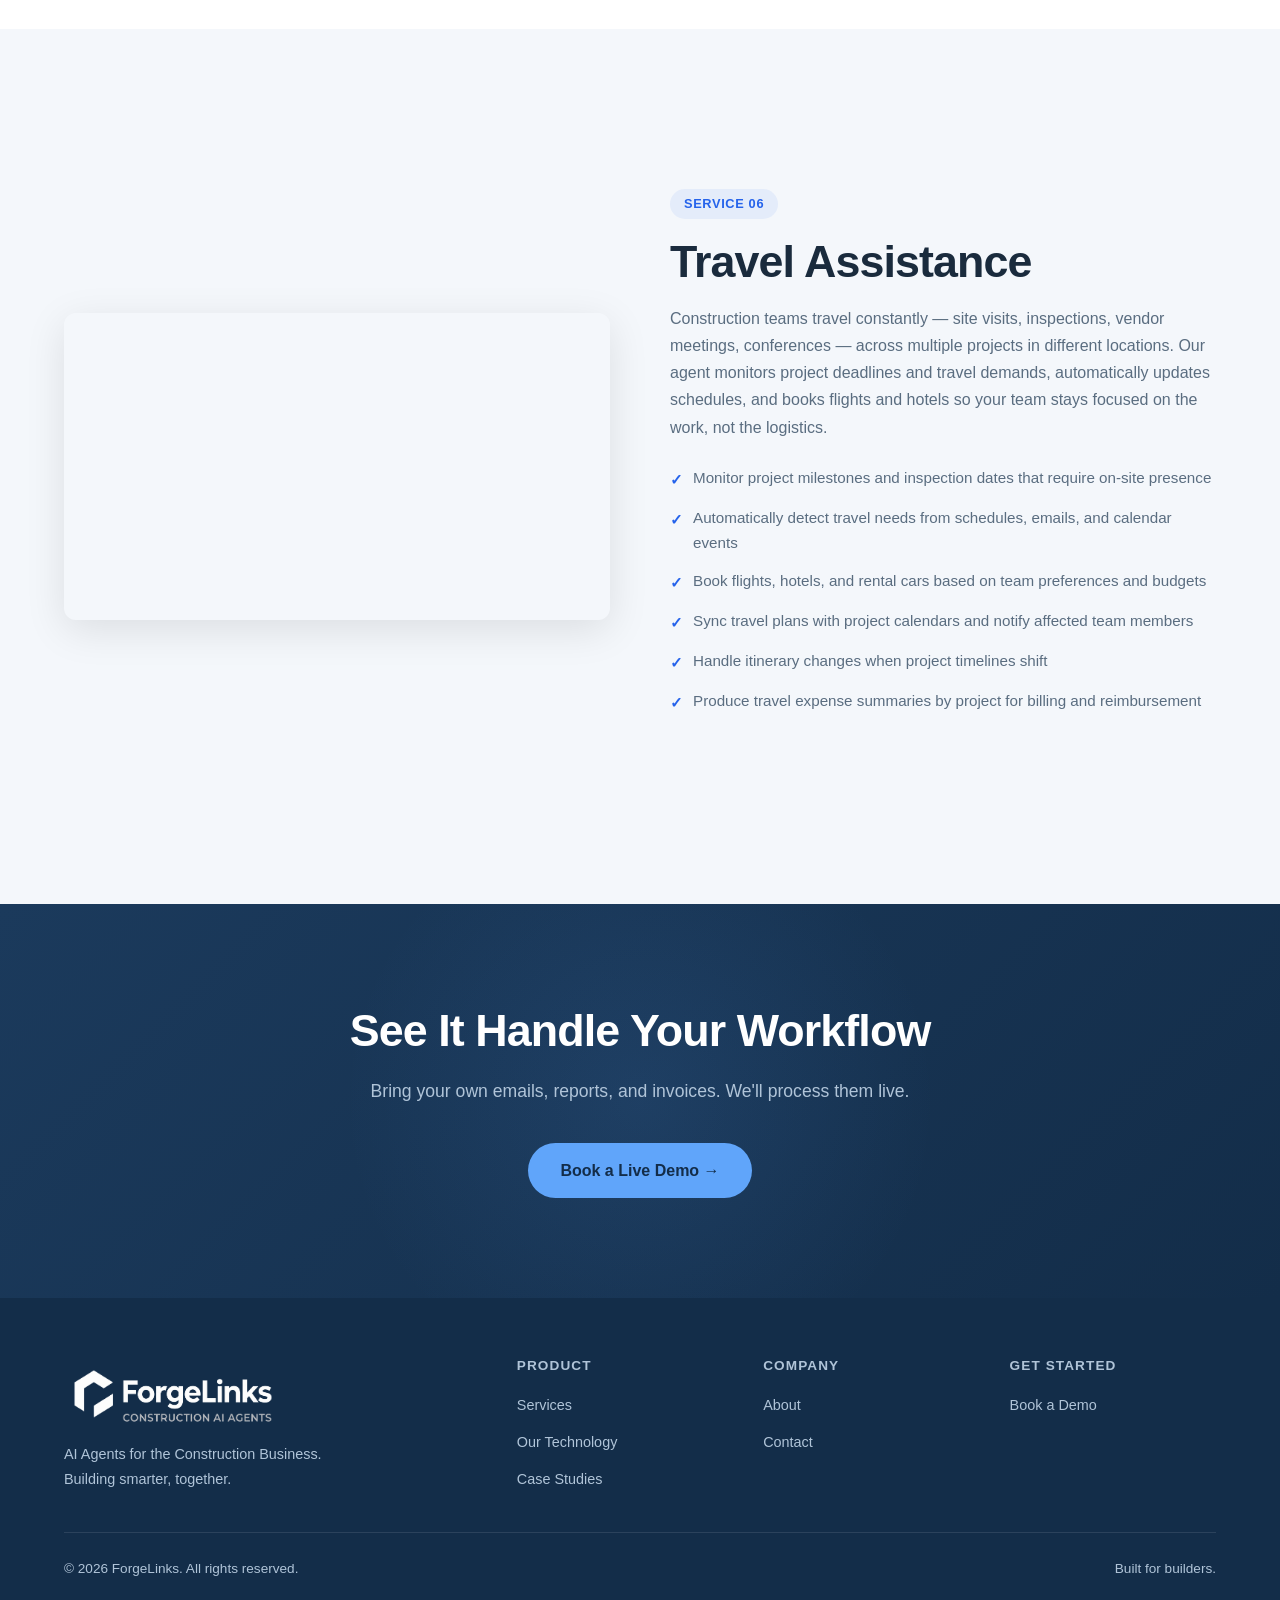
<file: services.html>
<!DOCTYPE html>
<html lang="en">
<head>
  <meta charset="UTF-8">
  <meta name="viewport" content="width=device-width, initial-scale=1.0">
  <title>Services — ForgeLinks</title>
  <meta name="description" content="ForgeLinks AI agents cover six core service areas for construction teams — from project admin to compliance to cash flow.">
  <link rel="stylesheet" href="css/style.css">
  <link rel="icon" type="image/jpeg" href="images/logos/icon_browserTab.jpg">
</head>
<body>

  <!-- Navigation -->
  <nav class="navbar scrolled" id="navbar">
    <div class="container">
      <a href="index.html" class="logo"><img src="images/logos/logo_top_transparent.png" alt="ForgeLinks"></a>
      <ul class="nav-links" id="navLinks">
        <li><a href="index.html">Home</a></li>
        <li><a href="services.html" class="active">Services</a></li>
        <li><a href="enterprise.html">Our Technology</a></li>
        <li><a href="case-studies.html">Case Studies</a></li>
        <li><a href="about.html">About</a></li>
        <li><a href="contact.html">Contact</a></li>
        <li><a href="contact.html" class="btn btn-primary" style="padding:10px 24px;font-size:0.9rem;">Get a Demo</a></li>
      </ul>
      <button class="hamburger" id="hamburger" aria-label="Menu">
        <span></span><span></span><span></span>
      </button>
    </div>
  </nav>

  <!-- Page Header -->
  <header class="page-header">
    <div class="container">
      <h1 class="fade-in">Our <span class="text-accent">Services</span></h1>
      <p class="fade-in">We build in-house AI agents for your team or offer subscription-based solutions — tailored to how your company actually works.</p>
    </div>
  </header>

  <!-- Service 1: Project Administration -->
  <section class="section">
    <div class="container">
      <div class="service-block fade-in">
        <div class="service-info">
          <span class="tag">Service 01</span>
          <h2>Project Administration</h2>
          <p>Construction project managers spend hours every day on documentation — chasing RFIs, assembling daily logs, writing meeting minutes, tracking submittals, and backing up change orders. Our agent handles the document-heavy admin so PMs can manage the actual project.</p>
          <ul class="checklist">
            <li>Ingest emails, field reports, photos, meeting notes, and coordination drawings</li>
            <li>Classify and route items — RFI, submittal, change order, daily log, site issue</li>
            <li>Draft the next artifact with proper references and formatting</li>
            <li>Extract deadlines, action items, and dependencies automatically</li>
            <li>Maintain a live project action register and clean audit trail</li>
            <li>Flag missing documentation, verbal approvals, and schedule risks</li>
          </ul>
          <div style="margin-top: 20px;">
            <a href="case-studies.html#case-1" class="btn btn-outline">See Case Study &rarr;</a>
          </div>
        </div>
        <div class="youtube-wrapper">
          <iframe src="https://www.youtube.com/embed/IYqRL6ZhfDI" title="ForgeLinks — Project Administration Demo" allow="accelerometer; autoplay; clipboard-write; encrypted-media; gyroscope; picture-in-picture" allowfullscreen></iframe>
        </div>
      </div>
    </div>
  </section>

  <!-- Service 2: Billing & Cash Flow -->
  <section class="section" style="background: var(--bg-light);">
    <div class="container">
      <div class="service-block reverse fade-in">
        <div class="service-info">
          <span class="tag">Service 02</span>
          <h2>Billing &amp; Cash Flow Operations</h2>
          <p>Over half of small businesses are owed money from unpaid invoices — averaging $17.5K each. Our agent handles the entire invoice-to-cash pipeline: reconciling quotes against completed work, generating invoices, following up on overdue balances, and keeping your AR visible.</p>
          <ul class="checklist">
            <li>Reconcile original quotes against actual work and change orders</li>
            <li>Generate accurate invoices with line items, adjustments, and payment terms</li>
            <li>Draft customer-specific send emails with invoice details</li>
            <li>Produce tiered payment reminders based on days overdue</li>
            <li>Flag risky accounts, verbal-only approvals, and missing documentation</li>
            <li>Build AR dashboards with aging buckets and collection priorities</li>
          </ul>
          <div style="margin-top: 20px;">
            <a href="case-studies.html#case-2" class="btn btn-outline">See Case Study &rarr;</a>
          </div>
        </div>
        <div class="youtube-wrapper">
          <iframe src="https://www.youtube.com/embed/vTgTpyevymc" title="ForgeLinks — Invoice-to-Cash Agent" allow="accelerometer; autoplay; clipboard-write; encrypted-media; gyroscope; picture-in-picture" allowfullscreen></iframe>
        </div>
      </div>
    </div>
  </section>

  <!-- Service 3: Compliance & Records -->
  <section class="section">
    <div class="container">
      <div class="service-block fade-in">
        <div class="service-info">
          <span class="tag">Service 03</span>
          <h2>Compliance &amp; Records Management</h2>
          <p>51% of small businesses say licensing and permit requirements hinder growth. Between insurance certificates, contractor licenses, safety documentation, and renewal deadlines — keeping records current is a full-time job that nobody has time for.</p>
          <ul class="checklist">
            <li>Monitor inboxes and folders for expiring licenses, insurance, and permits</li>
            <li>Extract dates, requirements, and renewal conditions automatically</li>
            <li>Build and maintain a master deadline calendar across all projects</li>
            <li>Draft renewal packets, email requests, and documentation checklists</li>
            <li>Track safety paperwork, payroll records, and tax documents</li>
            <li>Maintain a clean audit trail with missing-item alerts</li>
          </ul>
        </div>
        <div class="youtube-wrapper">
          <iframe src="https://www.youtube.com/embed/eHiX3UK3pLY" title="ForgeLinks — Task Assignment & Compliance Agent" allow="accelerometer; autoplay; clipboard-write; encrypted-media; gyroscope; picture-in-picture" allowfullscreen></iframe>
        </div>
      </div>
    </div>
  </section>

  <!-- Service 4: Field-Office Coordination -->
  <section class="section" style="background: var(--bg-light);">
    <div class="container">
      <div class="service-block reverse fade-in">
        <div class="service-info">
          <span class="tag">Service 04</span>
          <h2>Field-to-Office Coordination</h2>
          <p>Critical jobsite information arrives as text messages, emailed photos, voicemails, and handwritten notes. By the time it reaches the office, details are scattered and context is lost. Our agent bridges the gap — turning raw field communications into structured, actionable reports.</p>
          <ul class="checklist">
            <li>Ingest field texts, photos, voice memos, and email updates</li>
            <li>Consolidate scattered communications by project and topic</li>
            <li>Assemble daily field reports from raw inputs</li>
            <li>Extract issues, decisions, and site conditions with timestamps</li>
            <li>Route urgent items to the right person with full context</li>
            <li>Create a searchable record of field communications</li>
          </ul>
        </div>
        <div class="youtube-wrapper">
          <iframe src="https://www.youtube.com/embed/6rnBVQYiesE" title="ForgeLinks — Site Inspection Agent" allow="accelerometer; autoplay; clipboard-write; encrypted-media; gyroscope; picture-in-picture" allowfullscreen></iframe>
        </div>
      </div>
    </div>
  </section>

  <!-- Service 5: Schedule & Deadline Ops -->
  <section class="section">
    <div class="container">
      <div class="service-block fade-in">
        <div class="service-info">
          <span class="tag">Service 05</span>
          <h2>Schedule &amp; Deadline Operations</h2>
          <p>Action items from meetings, submittal due dates, inspection schedules, and owner response deadlines — most of it is tracked in spreadsheets, email threads, or someone's memory. Our agent extracts, tracks, and follows up so nothing slips through.</p>
          <ul class="checklist">
            <li>Extract deadlines from emails, meeting notes, and contracts</li>
            <li>Track dependencies between action items across parties</li>
            <li>Generate daily priority dashboards for PMs and superintendents</li>
            <li>Automate follow-up reminders with escalation tiers</li>
            <li>Flag likely schedule slips before they become critical</li>
            <li>Produce weekly status summaries for owner and team</li>
          </ul>
        </div>
        <div class="youtube-wrapper">
          <iframe src="https://www.youtube.com/embed/RHZPRjlOSRY" title="ForgeLinks — Schedule & Calendar Agent" allow="accelerometer; autoplay; clipboard-write; encrypted-media; gyroscope; picture-in-picture" allowfullscreen></iframe>
        </div>
      </div>
    </div>
  </section>

  <!-- Service 6: Travel Assistance -->
  <section class="section" style="background: var(--bg-light);">
    <div class="container">
      <div class="service-block reverse fade-in">
        <div class="service-info">
          <span class="tag">Service 06</span>
          <h2>Travel Assistance</h2>
          <p>Construction teams travel constantly — site visits, inspections, vendor meetings, conferences — across multiple projects in different locations. Our agent monitors project deadlines and travel demands, automatically updates schedules, and books flights and hotels so your team stays focused on the work, not the logistics.</p>
          <ul class="checklist">
            <li>Monitor project milestones and inspection dates that require on-site presence</li>
            <li>Automatically detect travel needs from schedules, emails, and calendar events</li>
            <li>Book flights, hotels, and rental cars based on team preferences and budgets</li>
            <li>Sync travel plans with project calendars and notify affected team members</li>
            <li>Handle itinerary changes when project timelines shift</li>
            <li>Produce travel expense summaries by project for billing and reimbursement</li>
          </ul>
        </div>
        <div class="youtube-wrapper">
          <iframe src="https://www.youtube.com/embed/ID-UO-DkXJs" title="ForgeLinks — Travel Assistance Agent" allow="accelerometer; autoplay; clipboard-write; encrypted-media; gyroscope; picture-in-picture" allowfullscreen></iframe>
        </div>
      </div>
    </div>
  </section>

  <!-- CTA -->
  <section class="section cta-section">
    <div class="container">
      <h2 class="fade-in">See It Handle Your Workflow</h2>
      <p class="fade-in">Bring your own emails, reports, and invoices. We'll process them live.</p>
      <a href="contact.html" class="btn btn-primary fade-in">Book a Live Demo &rarr;</a>
    </div>
  </section>

  <!-- Footer -->
  <footer class="footer">
    <div class="container">
      <div class="footer-grid">
        <div class="footer-brand">
          <div class="logo"><img src="images/logos/logo_bottom_transparent.png" alt="ForgeLinks"></div>
          <p>AI Agents for the Construction Business. Building smarter, together.</p>
        </div>
        <div class="footer-col">
          <h4>Product</h4>
          <ul>
            <li><a href="services.html">Services</a></li>
            <li><a href="enterprise.html">Our Technology</a></li>
            <li><a href="case-studies.html">Case Studies</a></li>
          </ul>
        </div>
        <div class="footer-col">
          <h4>Company</h4>
          <ul>
            <li><a href="about.html">About</a></li>
            <li><a href="contact.html">Contact</a></li>
          </ul>
        </div>
        <div class="footer-col">
          <h4>Get Started</h4>
          <ul>
            <li><a href="contact.html">Book a Demo</a></li>
          </ul>
        </div>
      </div>
      <div class="footer-bottom">
        <span>&copy; 2026 ForgeLinks. All rights reserved.</span>
        <span>Built for builders.</span>
      </div>
    </div>
  </footer>

  <script src="js/main.js"></script>
</body>
</html>
</file>
<file: css/style.css>
/* ============================================
   FORGELINKS — AI Agents for Construction
   Light theme · Blue accents · Clean & uplifting
   ============================================ */

/* --- Reset & Base --- */
*, *::before, *::after { margin: 0; padding: 0; box-sizing: border-box; }

:root {
  --bg-white:     #ffffff;
  --bg-light:     #f4f7fb;
  --bg-card:      #ffffff;
  --bg-surface:   #eaf0f8;
  --bg-navy:      #1b3a5c;
  --bg-navy-deep: #132d49;
  --text-primary:   #1a2b3d;
  --text-secondary: #5a6d80;
  --text-on-dark:   #ffffff;
  --text-on-dark-secondary: #b0c4d8;
  --accent:       #2563eb;
  --accent-light: #3b82f6;
  --accent-soft:  rgba(37, 99, 235, 0.08);
  --accent-hover: #1d4ed8;
  --success:      #10b981;
  --warning:      #f59e0b;
  --danger:       #ef4444;
  --border:       #dde4ee;
  --border-light: #e8edf5;
  --shadow-sm:    0 1px 3px rgba(0,0,0,0.06), 0 1px 2px rgba(0,0,0,0.04);
  --shadow-md:    0 4px 16px rgba(0,0,0,0.08);
  --shadow-lg:    0 10px 40px rgba(0,0,0,0.1);
  --radius:       12px;
  --transition:   0.3s cubic-bezier(0.4, 0, 0.2, 1);
}

html { scroll-behavior: smooth; font-size: 16px; }

body {
  font-family: -apple-system, BlinkMacSystemFont, 'Segoe UI', Roboto, Oxygen, sans-serif;
  background: var(--bg-white);
  color: var(--text-primary);
  line-height: 1.7;
  overflow-x: hidden;
}

a { color: var(--accent); text-decoration: none; transition: color var(--transition); }
a:hover { color: var(--accent-hover); }

img { max-width: 100%; display: block; }

/* --- Utility --- */
.container { max-width: 1200px; margin: 0 auto; padding: 0 24px; }
.section   { padding: 100px 0; }
.text-center { text-align: center; }
.text-accent { color: var(--accent); }

.fade-in {
  opacity: 0;
  transform: translateY(30px);
  transition: opacity 0.7s ease, transform 0.7s ease;
}
.fade-in.visible {
  opacity: 1;
  transform: translateY(0);
}

/* --- Typography --- */
h1, h2, h3, h4 {
  font-weight: 700;
  line-height: 1.2;
  letter-spacing: -0.02em;
  color: var(--text-primary);
}
h1 { font-size: clamp(2.4rem, 5vw, 4rem); }
h2 { font-size: clamp(1.8rem, 3.5vw, 2.8rem); margin-bottom: 20px; }
h3 { font-size: 1.4rem; margin-bottom: 12px; }
p  { color: var(--text-secondary); }

.section-subtitle {
  font-size: 1.1rem;
  color: var(--text-secondary);
  max-width: 640px;
  margin: 0 auto 60px;
}

/* --- Buttons --- */
.btn {
  display: inline-flex;
  align-items: center;
  gap: 8px;
  padding: 14px 32px;
  border-radius: 50px;
  font-size: 1rem;
  font-weight: 600;
  cursor: pointer;
  border: none;
  transition: all var(--transition);
}

.btn-primary {
  background: var(--accent);
  color: #ffffff;
}
.btn-primary:hover {
  background: var(--accent-hover);
  color: #ffffff;
  transform: translateY(-2px);
  box-shadow: 0 8px 30px rgba(37, 99, 235, 0.3);
}

.btn-outline {
  background: transparent;
  color: var(--text-primary);
  border: 2px solid var(--border);
}
.btn-outline:hover {
  border-color: var(--accent);
  color: var(--accent);
  transform: translateY(-2px);
}
.hero .btn-outline {
  color: #ffffff;
  border-color: rgba(255,255,255,0.3);
}
.hero .btn-outline:hover {
  border-color: #60a5fa;
  color: #60a5fa;
}

/* --- Navigation --- */
.navbar {
  position: fixed;
  top: 0;
  left: 0;
  width: 100%;
  z-index: 1000;
  padding: 16px 0;
  background: rgba(255, 255, 255, 0.95);
  backdrop-filter: blur(20px);
  border-bottom: 1px solid var(--border);
  box-shadow: var(--shadow-sm);
  transition: all var(--transition);
}
.navbar.scrolled {
  padding: 14px 0;
}
.navbar .container {
  display: flex;
  justify-content: space-between;
  align-items: center;
}

.logo {
  display: flex;
  align-items: center;
}
.logo img {
  height: 72px;
  width: auto;
}

/* --- Video embed --- */
.demo-video {
  width: 100%;
  border-radius: var(--radius);
  box-shadow: var(--shadow-lg);
}
.demo-video-wrapper {
  position: relative;
  border-radius: var(--radius);
  overflow: hidden;
  box-shadow: var(--shadow-lg);
}
.demo-video-wrapper video {
  width: 100%;
  display: block;
  border-radius: var(--radius);
}
.youtube-wrapper {
  position: relative;
  padding-bottom: 56.25%; /* 16:9 */
  height: 0;
  overflow: hidden;
  border-radius: var(--radius);
  box-shadow: var(--shadow-lg);
}
.youtube-wrapper iframe {
  position: absolute;
  top: 0;
  left: 0;
  width: 100%;
  height: 100%;
  border: none;
  border-radius: var(--radius);
}

.nav-links {
  display: flex;
  list-style: none;
  gap: 36px;
  align-items: center;
}
.nav-links a {
  color: var(--text-secondary);
  font-weight: 500;
  font-size: 0.95rem;
  position: relative;
  padding: 4px 0;
}
.nav-links a::after {
  content: '';
  position: absolute;
  bottom: -2px;
  left: 0;
  width: 0;
  height: 2px;
  background: var(--accent);
  transition: width var(--transition);
}
.nav-links a:hover,
.nav-links a.active {
  color: var(--text-primary);
}
.nav-links a:hover::after,
.nav-links a.active::after {
  width: 100%;
}
.nav-links .btn-primary {
  color: #ffffff !important;
}
.nav-links .btn-primary::after {
  display: none;
}

/* Hamburger */
.hamburger {
  display: none;
  flex-direction: column;
  gap: 5px;
  cursor: pointer;
  background: none;
  border: none;
  padding: 4px;
}
.hamburger span {
  display: block;
  width: 24px;
  height: 2px;
  background: var(--text-primary);
  transition: all var(--transition);
}
.hamburger.active span:nth-child(1) { transform: rotate(45deg) translate(5px, 5px); }
.hamburger.active span:nth-child(2) { opacity: 0; }
.hamburger.active span:nth-child(3) { transform: rotate(-45deg) translate(5px, -5px); }

/* --- Hero --- */
.hero {
  min-height: 100vh;
  display: flex;
  align-items: center;
  position: relative;
  overflow: hidden;
  background: var(--bg-navy-deep);
}
.hero-video-bg {
  position: absolute;
  top: 0;
  left: 0;
  width: 100%;
  height: 100%;
  object-fit: cover;
  z-index: 0;
}
.hero::before {
  content: '';
  position: absolute;
  top: 0;
  left: 0;
  width: 100%;
  height: 100%;
  background: rgba(120, 90, 10, 0.45);
  z-index: 1;
  pointer-events: none;
}
.hero::after {
  content: '';
  position: absolute;
  bottom: 0;
  left: 0;
  width: 100%;
  height: 1px;
  background: linear-gradient(90deg, transparent, rgba(255,255,255,0.15), transparent);
  z-index: 2;
}

.hero-content { position: relative; z-index: 2; max-width: 720px; }
.hero-badge {
  display: inline-flex;
  align-items: center;
  gap: 8px;
  padding: 8px 18px;
  background: rgba(96, 165, 250, 0.15);
  border: 1px solid rgba(96, 165, 250, 0.3);
  border-radius: 50px;
  font-size: 0.85rem;
  font-weight: 600;
  color: #93bbfd;
  margin-bottom: 28px;
}
.hero-badge .pulse {
  width: 8px;
  height: 8px;
  background: var(--accent);
  border-radius: 50%;
  animation: pulse 2s infinite;
}
@keyframes pulse {
  0%, 100% { opacity: 1; }
  50% { opacity: 0.4; }
}

.hero h1 { margin-bottom: 24px; color: #ffffff; }
.hero h1 .line2 {
  display: block;
  font-size: 120%;
  background: linear-gradient(135deg, #2563eb, #3b82f6);
  -webkit-background-clip: text;
  -webkit-text-fill-color: transparent;
  background-clip: text;
}
.hero p {
  font-size: 1.2rem;
  margin-bottom: 40px;
  max-width: 560px;
  color: var(--text-on-dark-secondary);
}
.hero-buttons { display: flex; gap: 16px; flex-wrap: wrap; }

/* --- Stats Bar --- */
.stats-bar {
  border-top: 1px solid var(--border);
  border-bottom: 1px solid var(--border);
  background: var(--bg-navy);
}
.stats-grid {
  display: grid;
  grid-template-columns: repeat(4, 1fr);
  gap: 0;
}
.stat-item {
  text-align: center;
  padding: 40px 20px;
  border-right: 1px solid rgba(255,255,255,0.1);
}
.stat-item:last-child { border-right: none; }
.stat-number {
  font-size: 2.4rem;
  font-weight: 800;
  color: #60a5fa;
  letter-spacing: -0.03em;
}
.stat-label {
  font-size: 0.9rem;
  color: var(--text-on-dark-secondary);
  margin-top: 4px;
}

/* --- Feature Cards --- */
.features-grid {
  display: grid;
  grid-template-columns: repeat(3, 1fr);
  gap: 24px;
}
.feature-card {
  background: var(--bg-card);
  border: 1px solid var(--border-light);
  border-radius: var(--radius);
  padding: 36px;
  transition: all var(--transition);
  position: relative;
  overflow: hidden;
  box-shadow: var(--shadow-sm);
}
.feature-card::before {
  content: '';
  position: absolute;
  top: 0;
  left: 0;
  width: 100%;
  height: 3px;
  background: linear-gradient(90deg, var(--accent), #60a5fa);
  opacity: 0;
  transition: opacity var(--transition);
}
.feature-card:hover {
  border-color: rgba(37, 99, 235, 0.2);
  transform: translateY(-4px);
  box-shadow: var(--shadow-md);
}
.feature-card:hover::before { opacity: 1; }

.feature-icon {
  width: 52px;
  height: 52px;
  background: var(--accent-soft);
  border-radius: 12px;
  display: flex;
  align-items: center;
  justify-content: center;
  font-size: 1.5rem;
  margin-bottom: 20px;
}
.feature-card p {
  font-size: 0.95rem;
  line-height: 1.7;
}

/* --- Services / Product Section --- */
.service-block {
  display: grid;
  grid-template-columns: 1fr 1fr;
  gap: 60px;
  align-items: center;
  padding: 60px 0;
  border-bottom: 1px solid var(--border-light);
}
.service-block:last-child { border-bottom: none; }
.service-block.reverse { direction: rtl; }
.service-block.reverse > * { direction: ltr; }

.service-visual {
  background: var(--bg-light);
  border: 1px solid var(--border-light);
  border-radius: var(--radius);
  padding: 32px;
  position: relative;
  box-shadow: var(--shadow-sm);
}
.service-visual::before {
  content: '';
  position: absolute;
  inset: -1px;
  border-radius: var(--radius);
  background: linear-gradient(135deg, rgba(37, 99, 235, 0.1), transparent 50%);
  z-index: -1;
}

.terminal {
  background: var(--bg-navy-deep);
  border-radius: 8px;
  padding: 20px;
  font-family: 'SF Mono', 'Fira Code', monospace;
  font-size: 0.85rem;
  line-height: 1.8;
  overflow-x: auto;
  color: #cbd5e1;
}
.terminal .prompt { color: #60a5fa; }
.terminal .comment { color: #64748b; }
.terminal .output { color: #6ee7b7; }
.terminal .file { color: #93c5fd; }

.service-info .tag {
  display: inline-block;
  padding: 4px 14px;
  background: var(--accent-soft);
  border-radius: 50px;
  font-size: 0.8rem;
  font-weight: 600;
  color: var(--accent);
  margin-bottom: 16px;
  text-transform: uppercase;
  letter-spacing: 0.05em;
}

.service-info h2 { margin-bottom: 16px; }
.service-info > p { margin-bottom: 24px; }

.checklist {
  list-style: none;
  display: flex;
  flex-direction: column;
  gap: 12px;
  margin-bottom: 28px;
}
.checklist li {
  display: flex;
  align-items: flex-start;
  gap: 10px;
  color: var(--text-secondary);
  font-size: 0.95rem;
}
.checklist li::before {
  content: '\2713';
  color: var(--accent);
  font-weight: 700;
  flex-shrink: 0;
  margin-top: 2px;
}

/* --- How It Works --- */
.steps-grid {
  display: grid;
  grid-template-columns: repeat(4, 1fr);
  gap: 32px;
  position: relative;
}
.steps-grid::before {
  content: '';
  position: absolute;
  top: 36px;
  left: 10%;
  right: 10%;
  height: 2px;
  background: linear-gradient(90deg, transparent, var(--border), var(--accent), var(--border), transparent);
}

.step {
  text-align: center;
  position: relative;
}
.step-number {
  width: 72px;
  height: 72px;
  border-radius: 50%;
  background: var(--bg-card);
  border: 2px solid var(--border);
  display: flex;
  align-items: center;
  justify-content: center;
  font-size: 1.4rem;
  font-weight: 800;
  color: var(--accent);
  margin: 0 auto 20px;
  position: relative;
  z-index: 1;
  transition: all var(--transition);
  box-shadow: var(--shadow-sm);
}
.step:hover .step-number {
  border-color: var(--accent);
  box-shadow: 0 0 30px rgba(37, 99, 235, 0.15);
}
.step h3 { font-size: 1.1rem; }
.step p { font-size: 0.9rem; }

/* --- CTA / Banner --- */
.cta-section {
  background: linear-gradient(135deg, var(--bg-navy), var(--bg-navy-deep));
  text-align: center;
  position: relative;
  overflow: hidden;
}
.cta-section::before {
  content: '';
  position: absolute;
  top: 50%;
  left: 50%;
  transform: translate(-50%, -50%);
  width: 600px;
  height: 600px;
  background: radial-gradient(circle, rgba(96, 165, 250, 0.1) 0%, transparent 70%);
  pointer-events: none;
}
.cta-section h2 { position: relative; color: var(--text-on-dark); }
.cta-section p {
  font-size: 1.1rem;
  margin-bottom: 36px;
  position: relative;
  color: var(--text-on-dark-secondary);
}
.cta-section .btn { position: relative; }
.cta-section .btn-primary {
  background: #60a5fa;
  color: var(--bg-navy-deep);
}
.cta-section .btn-primary:hover {
  background: #93bbfd;
  color: var(--bg-navy-deep);
  box-shadow: 0 8px 30px rgba(96, 165, 250, 0.3);
}

/* --- About Page --- */
.page-header {
  padding: 160px 0 80px;
  text-align: center;
  position: relative;
  background: linear-gradient(165deg, var(--bg-white) 0%, var(--bg-light) 100%);
}
.page-header::after {
  content: '';
  position: absolute;
  bottom: 0;
  left: 0;
  width: 100%;
  height: 1px;
  background: linear-gradient(90deg, transparent, var(--border), transparent);
}
.page-header p {
  font-size: 1.15rem;
  max-width: 600px;
  margin: 0 auto;
}

.about-grid {
  display: grid;
  grid-template-columns: 1fr 1fr;
  gap: 60px;
  align-items: center;
}
.about-text h2 { margin-bottom: 16px; }
.about-text p { margin-bottom: 16px; font-size: 1.05rem; }

.values-grid {
  display: grid;
  grid-template-columns: repeat(2, 1fr);
  gap: 24px;
}
.value-card {
  background: var(--bg-card);
  border: 1px solid var(--border-light);
  border-radius: var(--radius);
  padding: 28px;
  transition: all var(--transition);
  box-shadow: var(--shadow-sm);
}
.value-card:hover {
  border-color: rgba(37, 99, 235, 0.2);
  transform: translateY(-2px);
  box-shadow: var(--shadow-md);
}
.value-card .icon {
  font-size: 1.6rem;
  margin-bottom: 14px;
}
.value-card p { font-size: 0.9rem; }

/* --- Pipeline Visual --- */
.pipeline {
  display: flex;
  align-items: center;
  gap: 8px;
  flex-wrap: wrap;
  margin-top: 16px;
}
.pipeline-step {
  background: var(--bg-surface);
  border: 1px solid var(--border);
  border-radius: 8px;
  padding: 10px 16px;
  font-size: 0.82rem;
  font-weight: 600;
  color: var(--text-secondary);
  white-space: nowrap;
}
.pipeline-arrow {
  color: var(--accent);
  font-size: 1rem;
}

/* --- Contact Form --- */
.contact-grid {
  display: grid;
  grid-template-columns: 1fr 1fr;
  gap: 60px;
}
.form-group {
  margin-bottom: 20px;
}
.form-group label {
  display: block;
  font-size: 0.9rem;
  font-weight: 600;
  margin-bottom: 8px;
  color: var(--text-secondary);
}
.form-group input,
.form-group textarea,
.form-group select {
  width: 100%;
  padding: 14px 18px;
  background: var(--bg-white);
  border: 1px solid var(--border);
  border-radius: 8px;
  color: var(--text-primary);
  font-size: 1rem;
  font-family: inherit;
  transition: border-color var(--transition), box-shadow var(--transition);
}
.form-group input:focus,
.form-group textarea:focus,
.form-group select:focus {
  outline: none;
  border-color: var(--accent);
  box-shadow: 0 0 0 3px rgba(37, 99, 235, 0.1);
}
.form-group textarea { resize: vertical; min-height: 140px; }

/* --- Case Studies --- */
.case-study-cards {
  display: grid;
  grid-template-columns: repeat(2, 1fr);
  gap: 32px;
  margin-top: 48px;
}
.case-card {
  background: var(--bg-card);
  border: 1px solid var(--border-light);
  border-radius: var(--radius);
  padding: 36px;
  box-shadow: var(--shadow-sm);
  transition: all var(--transition);
  display: flex;
  flex-direction: column;
}
.case-card:hover {
  transform: translateY(-3px);
  box-shadow: var(--shadow-md);
  border-color: rgba(37, 99, 235, 0.2);
}
.case-card-tag {
  display: inline-block;
  padding: 4px 12px;
  background: var(--accent-soft);
  border-radius: 50px;
  font-size: 0.75rem;
  font-weight: 700;
  color: var(--accent);
  text-transform: uppercase;
  letter-spacing: 0.05em;
  margin-bottom: 16px;
  width: fit-content;
}
.case-card h3 { font-size: 1.25rem; margin-bottom: 12px; }
.case-card .case-meta {
  font-size: 0.85rem;
  color: var(--text-secondary);
  margin-bottom: 16px;
  padding-bottom: 16px;
  border-bottom: 1px solid var(--border-light);
}
.case-card .case-summary {
  font-size: 0.95rem;
  flex: 1;
}
.case-card .case-metric {
  display: flex;
  gap: 24px;
  margin-top: 20px;
  padding-top: 20px;
  border-top: 1px solid var(--border-light);
}
.case-metric-item {
  text-align: center;
}
.case-metric-item .number {
  font-size: 1.6rem;
  font-weight: 800;
  color: var(--accent);
  line-height: 1;
}
.case-metric-item .label {
  font-size: 0.75rem;
  color: var(--text-secondary);
  margin-top: 4px;
}

/* Case Study Detail */
.case-detail {
  padding: 80px 0;
  border-bottom: 1px solid var(--border-light);
}
.case-detail:last-of-type { border-bottom: none; }

.case-header {
  display: flex;
  align-items: flex-start;
  gap: 40px;
  margin-bottom: 48px;
}
.case-header-text { flex: 1; }
.case-header-text h2 { margin-bottom: 12px; }
.case-header-metrics {
  display: flex;
  gap: 20px;
  flex-shrink: 0;
}
.metric-box {
  background: var(--bg-light);
  border: 1px solid var(--border-light);
  border-radius: var(--radius);
  padding: 20px 28px;
  text-align: center;
  min-width: 130px;
}
.metric-box .number {
  font-size: 2rem;
  font-weight: 800;
  color: var(--accent);
  line-height: 1;
}
.metric-box .label {
  font-size: 0.8rem;
  color: var(--text-secondary);
  margin-top: 6px;
}

.case-grid {
  display: grid;
  grid-template-columns: 1fr 1fr;
  gap: 40px;
}
.case-block h3 {
  font-size: 1.1rem;
  margin-bottom: 12px;
  display: flex;
  align-items: center;
  gap: 8px;
}
.case-block h3 .icon {
  font-size: 1.2rem;
}

.case-quote {
  background: var(--bg-light);
  border-left: 4px solid var(--accent);
  border-radius: 0 var(--radius) var(--radius) 0;
  padding: 24px 32px;
  margin-top: 40px;
}
.case-quote p {
  font-size: 1.05rem;
  font-style: italic;
  color: var(--text-primary);
  margin-bottom: 8px;
}
.case-quote .attribution {
  font-size: 0.85rem;
  color: var(--text-secondary);
  font-style: normal;
}

.before-after {
  display: grid;
  grid-template-columns: 1fr auto 1fr;
  gap: 20px;
  align-items: stretch;
  margin-top: 16px;
}
.before-col, .after-col {
  border-radius: var(--radius);
  padding: 24px;
}
.before-col {
  background: #fef2f2;
  border: 1px solid #fecaca;
}
.before-col h4 { color: #dc2626; font-size: 0.85rem; text-transform: uppercase; letter-spacing: 0.05em; margin-bottom: 12px; }
.after-col {
  background: #f0fdf4;
  border: 1px solid #bbf7d0;
}
.after-col h4 { color: #16a34a; font-size: 0.85rem; text-transform: uppercase; letter-spacing: 0.05em; margin-bottom: 12px; }
.before-col li, .after-col li {
  font-size: 0.9rem;
  margin-bottom: 8px;
  color: var(--text-secondary);
}
.ba-arrow {
  display: flex;
  align-items: center;
  font-size: 1.5rem;
  color: var(--accent);
  font-weight: 700;
}

@media (max-width: 768px) {
  .case-study-cards { grid-template-columns: 1fr; }
  .case-header { flex-direction: column; }
  .case-header-metrics { flex-wrap: wrap; }
  .case-grid { grid-template-columns: 1fr; }
  .before-after { grid-template-columns: 1fr; }
  .ba-arrow { justify-content: center; transform: rotate(90deg); }
}

.contact-info-block {
  margin-bottom: 36px;
}
.contact-info-block h3 { margin-bottom: 8px; }
.contact-info-block p { font-size: 0.95rem; }

/* --- Premium / Enterprise Page --- */
.premium-hero {
  padding: 160px 0 100px;
  background: linear-gradient(165deg, var(--bg-navy-deep) 0%, var(--bg-navy) 100%);
  text-align: center;
  position: relative;
  overflow: hidden;
}
.premium-hero::before {
  content: '';
  position: absolute;
  top: 30%;
  left: 50%;
  transform: translate(-50%, -50%);
  width: 900px;
  height: 900px;
  background: radial-gradient(circle, rgba(96, 165, 250, 0.08) 0%, transparent 70%);
  pointer-events: none;
}
.premium-hero h1 {
  color: #ffffff;
  position: relative;
  z-index: 1;
}
.premium-hero h1 .line2 {
  display: block;
  font-size: 100%;
  background: linear-gradient(135deg, #60a5fa, #93bbfd);
  -webkit-background-clip: text;
  -webkit-text-fill-color: transparent;
  background-clip: text;
}
.premium-hero p {
  color: var(--text-on-dark-secondary);
  position: relative;
  z-index: 1;
  font-size: 1.15rem;
  max-width: 680px;
  margin: 0 auto;
}
.premium-hero .hero-values {
  display: flex;
  justify-content: center;
  gap: 40px;
  margin-top: 40px;
  position: relative;
  z-index: 1;
}
.premium-hero .hero-value {
  display: flex;
  align-items: center;
  gap: 10px;
  color: #93bbfd;
  font-weight: 600;
  font-size: 0.95rem;
}
.premium-hero .hero-value .dot {
  width: 10px;
  height: 10px;
  border-radius: 50%;
  background: #60a5fa;
}

.pillar-section {
  display: grid;
  grid-template-columns: 1fr 1fr;
  gap: 60px;
  align-items: center;
  padding: 80px 0;
  border-bottom: 1px solid var(--border-light);
}
.pillar-section:last-child { border-bottom: none; }
.pillar-section.reverse { direction: rtl; }
.pillar-section.reverse > * { direction: ltr; }

.pillar-number {
  display: inline-block;
  font-size: 0.75rem;
  font-weight: 700;
  letter-spacing: 0.1em;
  text-transform: uppercase;
  color: var(--accent);
  margin-bottom: 12px;
  padding: 4px 14px;
  background: var(--accent-soft);
  border-radius: 50px;
}

.pillar-visual {
  background: var(--bg-light);
  border: 1px solid var(--border-light);
  border-radius: var(--radius);
  padding: 40px;
  box-shadow: var(--shadow-sm);
}

.pillar-visual h4 {
  font-size: 1rem;
  margin-bottom: 16px;
  color: var(--accent);
}
.pillar-visual ul {
  list-style: none;
  display: flex;
  flex-direction: column;
  gap: 10px;
}
.pillar-visual ul li {
  font-size: 0.9rem;
  color: var(--text-secondary);
  padding-left: 20px;
  position: relative;
}
.pillar-visual ul li::before {
  content: '';
  position: absolute;
  left: 0;
  top: 10px;
  width: 8px;
  height: 8px;
  border-radius: 50%;
  background: var(--accent);
  opacity: 0.5;
}

.build-grid {
  display: grid;
  grid-template-columns: repeat(3, 1fr);
  gap: 24px;
}
.build-card {
  background: var(--bg-card);
  border: 1px solid var(--border-light);
  border-radius: var(--radius);
  padding: 32px;
  box-shadow: var(--shadow-sm);
  transition: all var(--transition);
}
.build-card:hover {
  transform: translateY(-3px);
  box-shadow: var(--shadow-md);
  border-color: rgba(37, 99, 235, 0.2);
}
.build-card h3 {
  font-size: 1.1rem;
  margin-bottom: 8px;
}
.build-card p {
  font-size: 0.9rem;
}

.premium-cta {
  background: linear-gradient(135deg, var(--bg-navy), var(--bg-navy-deep));
  text-align: center;
  padding: 100px 0;
  position: relative;
  overflow: hidden;
}
.premium-cta::before {
  content: '';
  position: absolute;
  top: 50%;
  left: 50%;
  transform: translate(-50%, -50%);
  width: 700px;
  height: 700px;
  background: radial-gradient(circle, rgba(96, 165, 250, 0.08) 0%, transparent 70%);
  pointer-events: none;
}
.premium-cta h2 {
  color: #ffffff;
  position: relative;
}
.premium-cta p {
  color: var(--text-on-dark-secondary);
  font-size: 1.1rem;
  margin-bottom: 36px;
  max-width: 600px;
  margin-left: auto;
  margin-right: auto;
  position: relative;
}
.premium-cta .btn {
  position: relative;
}
.premium-cta .btn-primary {
  background: #60a5fa;
  color: var(--bg-navy-deep);
}
.premium-cta .btn-primary:hover {
  background: #93bbfd;
  box-shadow: 0 8px 30px rgba(96, 165, 250, 0.3);
}

/* --- Agent Architecture Diagrams --- */
.arch-diagrams {
  display: grid;
  grid-template-columns: repeat(3, 1fr);
  gap: 24px;
  margin-top: 20px;
}
.arch-diagram {
  background: var(--bg-card);
  border: 1px solid var(--border-light);
  border-radius: var(--radius);
  padding: 28px 20px;
  text-align: center;
  box-shadow: var(--shadow-sm);
}
.arch-diagram h4 {
  font-size: 0.85rem;
  color: var(--accent);
  margin-bottom: 20px;
  text-transform: uppercase;
  letter-spacing: 0.05em;
}
.arch-diagram p {
  font-size: 0.8rem;
  margin-top: 16px;
  color: var(--text-secondary);
}

/* Diagram nodes */
.diagram-node {
  display: inline-flex;
  align-items: center;
  justify-content: center;
  width: 56px;
  height: 56px;
  border-radius: 12px;
  font-size: 0.7rem;
  font-weight: 700;
  color: #ffffff;
  background: var(--accent);
  position: relative;
}
.diagram-node.supervisor {
  background: var(--bg-navy);
  width: 64px;
  height: 64px;
  font-size: 0.72rem;
}
.diagram-node.small {
  width: 44px;
  height: 44px;
  font-size: 0.65rem;
  background: var(--accent-light);
}

/* Hierarchical */
.hier-top { display: flex; justify-content: center; margin-bottom: 8px; }
.hier-arrow {
  display: flex;
  justify-content: center;
  color: var(--accent);
  font-size: 0.9rem;
  margin: 4px 0;
  gap: 60px;
}
.hier-mid { display: flex; justify-content: center; gap: 16px; margin-bottom: 8px; }
.hier-bot { display: flex; justify-content: center; gap: 10px; }

/* Mesh */
.mesh-grid {
  display: grid;
  grid-template-columns: repeat(3, 1fr);
  gap: 10px;
  max-width: 180px;
  margin: 0 auto;
  position: relative;
}
.mesh-grid::before {
  content: '';
  position: absolute;
  top: 50%;
  left: 50%;
  transform: translate(-50%, -50%);
  width: 80%;
  height: 80%;
  border: 2px dashed rgba(37, 99, 235, 0.2);
  border-radius: 50%;
}
.mesh-grid .diagram-node {
  width: 48px;
  height: 48px;
  margin: 0 auto;
  z-index: 1;
}
.mesh-center {
  display: flex;
  justify-content: center;
}
.mesh-lines {
  position: absolute;
  top: 0;
  left: 0;
  width: 100%;
  height: 100%;
}

/* Sequential */
.seq-flow {
  display: flex;
  align-items: center;
  justify-content: center;
  gap: 6px;
  flex-wrap: wrap;
}
.seq-arrow {
  color: var(--accent);
  font-size: 1rem;
  font-weight: 700;
}

/* --- Memory Structure Diagram --- */
.memory-diagram {
  background: var(--bg-card);
  border: 1px solid var(--border-light);
  border-radius: var(--radius);
  padding: 32px;
  box-shadow: var(--shadow-sm);
}
.memory-layers {
  display: flex;
  flex-direction: column;
  gap: 12px;
}
.memory-layer {
  display: flex;
  align-items: stretch;
  gap: 12px;
}
.memory-layer-label {
  width: 120px;
  flex-shrink: 0;
  background: var(--bg-navy);
  color: #ffffff;
  font-size: 0.75rem;
  font-weight: 700;
  padding: 12px 14px;
  border-radius: 8px;
  display: flex;
  align-items: center;
}
.memory-layer-items {
  display: flex;
  gap: 8px;
  flex-wrap: wrap;
  flex: 1;
}
.memory-item {
  background: var(--accent-soft);
  border: 1px solid rgba(37, 99, 235, 0.15);
  border-radius: 6px;
  padding: 8px 12px;
  font-size: 0.72rem;
  font-weight: 600;
  color: var(--accent);
  white-space: nowrap;
}
.memory-item.active {
  background: var(--accent);
  color: #ffffff;
  border-color: var(--accent);
}
.memory-connector {
  display: flex;
  justify-content: center;
  padding: 4px 0;
}
.memory-connector-line {
  width: 2px;
  height: 16px;
  background: linear-gradient(180deg, var(--accent), rgba(37, 99, 235, 0.2));
}
.memory-arrows {
  display: flex;
  justify-content: space-around;
  padding: 8px 0;
}
.memory-arrow-down {
  color: var(--accent);
  font-size: 0.9rem;
  text-align: center;
}
.memory-engine {
  background: linear-gradient(135deg, var(--bg-navy), var(--bg-navy-deep));
  border-radius: 10px;
  padding: 16px;
  text-align: center;
  color: #ffffff;
  font-size: 0.82rem;
  font-weight: 700;
  letter-spacing: 0.02em;
}
.memory-outputs {
  display: flex;
  gap: 8px;
  justify-content: center;
  flex-wrap: wrap;
}
.memory-output {
  background: var(--bg-light);
  border: 1px solid var(--border);
  border-radius: 6px;
  padding: 8px 14px;
  font-size: 0.72rem;
  font-weight: 600;
  color: var(--text-secondary);
}

@media (max-width: 768px) {
  .premium-hero .hero-values {
    flex-direction: column;
    gap: 16px;
    align-items: center;
  }
  .pillar-section,
  .pillar-section.reverse {
    grid-template-columns: 1fr;
    direction: ltr;
    gap: 32px;
  }
  .build-grid { grid-template-columns: 1fr; }
  .arch-diagrams { grid-template-columns: 1fr; }
  .memory-layer { flex-direction: column; }
  .memory-layer-label { width: 100%; }
}

/* --- Footer --- */
.footer {
  background: var(--bg-navy-deep);
  padding: 60px 0 30px;
}
.footer-grid {
  display: grid;
  grid-template-columns: 2fr 1fr 1fr 1fr;
  gap: 40px;
  margin-bottom: 40px;
}
.footer-brand p {
  font-size: 0.9rem;
  margin-top: 12px;
  max-width: 280px;
  color: var(--text-on-dark-secondary);
}
.footer-col h4 {
  font-size: 0.85rem;
  text-transform: uppercase;
  letter-spacing: 0.08em;
  color: var(--text-on-dark-secondary);
  margin-bottom: 16px;
}
.footer-col ul {
  list-style: none;
  display: flex;
  flex-direction: column;
  gap: 10px;
}
.footer-col a {
  color: var(--text-on-dark-secondary);
  font-size: 0.9rem;
}
.footer-col a:hover { color: #60a5fa; }

.footer-bottom {
  display: flex;
  justify-content: space-between;
  align-items: center;
  padding-top: 24px;
  border-top: 1px solid rgba(255,255,255,0.1);
  font-size: 0.85rem;
  color: var(--text-on-dark-secondary);
}

/* --- Alt section backgrounds --- */
/* Sections using style="background: var(--bg-card);" in HTML now get light blue */

/* --- Responsive --- */
@media (max-width: 1024px) {
  .features-grid { grid-template-columns: repeat(2, 1fr); }
  .steps-grid { grid-template-columns: repeat(2, 1fr); }
  .steps-grid::before { display: none; }
  .stats-grid { grid-template-columns: repeat(2, 1fr); }
  .stat-item:nth-child(2) { border-right: none; }
  .footer-grid { grid-template-columns: repeat(2, 1fr); }
}

@media (max-width: 768px) {
  .section { padding: 60px 0; }

  .nav-links {
    display: none;
    position: fixed;
    top: 0;
    left: 0;
    width: 100%;
    height: 100vh;
    background: rgba(255, 255, 255, 0.98);
    flex-direction: column;
    justify-content: center;
    align-items: center;
    gap: 32px;
  }
  .nav-links.open { display: flex; }
  .nav-links a { font-size: 1.3rem; }
  .hamburger { display: flex; }

  .hero { min-height: auto; padding: 140px 0 80px; }
  .hero-buttons { flex-direction: column; }
  .hero-buttons .btn { text-align: center; justify-content: center; }

  .stats-grid { grid-template-columns: repeat(2, 1fr); }
  .stat-item { border-right: none; border-bottom: 1px solid rgba(255,255,255,0.1); }

  .features-grid { grid-template-columns: 1fr; }
  .steps-grid { grid-template-columns: 1fr; gap: 24px; }

  .service-block,
  .service-block.reverse {
    grid-template-columns: 1fr;
    direction: ltr;
    gap: 32px;
  }

  .about-grid { grid-template-columns: 1fr; }
  .values-grid { grid-template-columns: 1fr; }
  .contact-grid { grid-template-columns: 1fr; }
  .footer-grid { grid-template-columns: 1fr; }

  .footer-bottom { flex-direction: column; gap: 12px; text-align: center; }
}

@media (max-width: 480px) {
  .stats-grid { grid-template-columns: 1fr; }
  .stat-item { border-right: none; }
}
</file>
